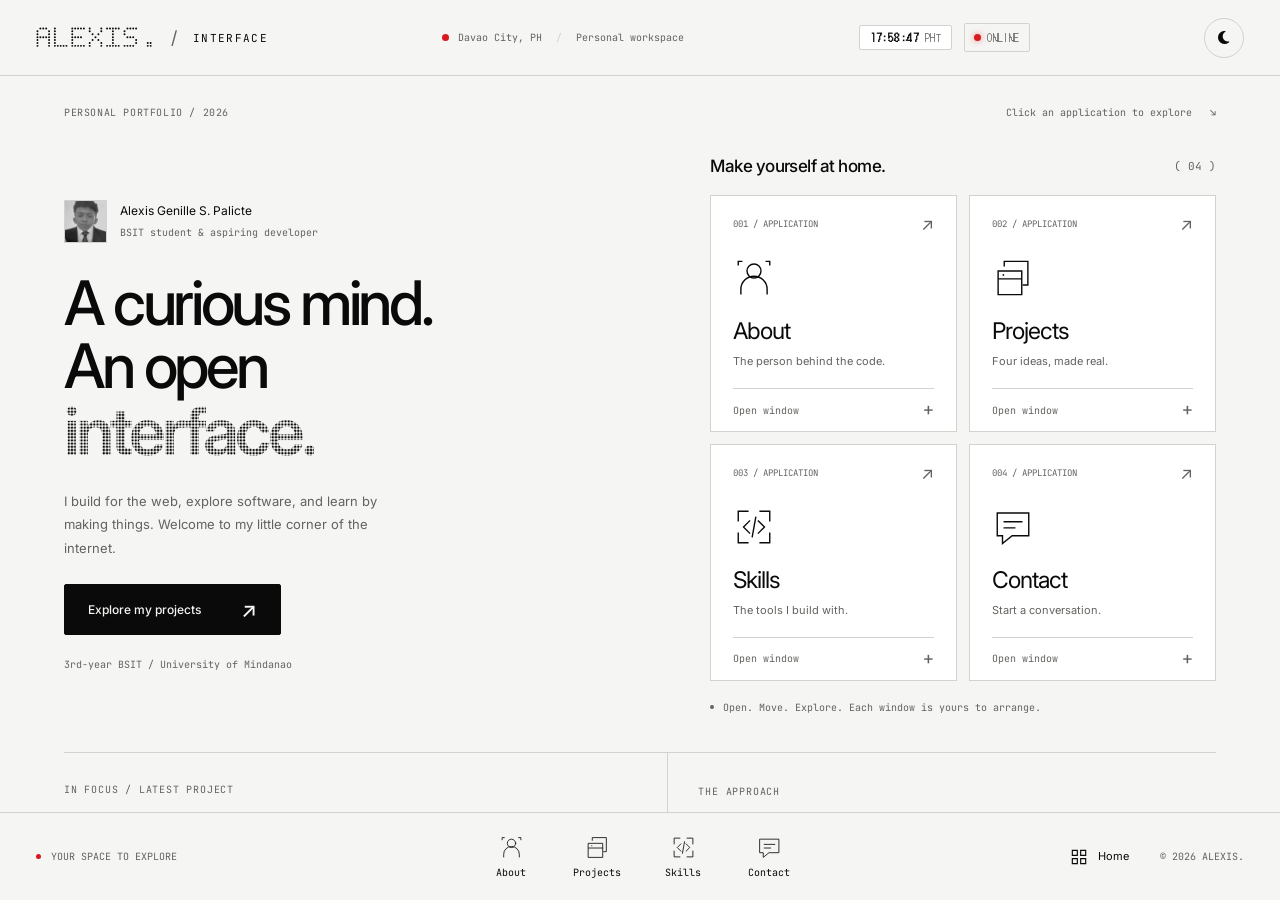
<file: index.html>
<!DOCTYPE html>
<html lang="en">
<head>
  <meta charset="UTF-8">
  <meta name="viewport" content="width=device-width, initial-scale=1.0">

  <!-- SEO Meta Tags -->
  <title>Alexis / Interface — Developer Portfolio</title>
  <meta name="description" content="Portfolio of Alexis Genille S. Palicte, 3rd-Year BSIT Student at the University of Mindanao and aspiring web developer. Building functional and user-friendly digital solutions.">
  <meta name="keywords" content="Alexis Genille Palicte, BSIT, University of Mindanao, Web Developer, Portfolio, Student">
  <meta name="author" content="Alexis Genille S. Palicte">

  <!-- Open Graph -->
  <meta property="og:title" content="Alexis / Interface — Developer Portfolio">
  <meta property="og:description" content="3rd-Year BSIT Student at the University of Mindanao. Building functional & user-friendly digital solutions.">
  <meta property="og:type" content="website">
  <meta property="og:image" content="2x2.jpg">
  <meta property="og:url" content="index.html">

  <!-- Twitter Card -->
  <meta name="twitter:card" content="summary">
  <meta name="twitter:title" content="Alexis / Interface — Developer Portfolio">
  <meta name="twitter:description" content="3rd-Year BSIT Student at the University of Mindanao.">
  <meta name="twitter:image" content="2x2.jpg">

  <!-- Google Fonts: JetBrains Mono / Inter / DotGothic16 -->
  <link rel="preconnect" href="https://fonts.googleapis.com">
  <link rel="preconnect" href="https://fonts.gstatic.com" crossorigin>
  <link href="https://fonts.googleapis.com/css2?family=DotGothic16&family=JetBrains+Mono:wght@400;500;600;700;800&family=Inter:wght@400;500;600;700;800&display=swap" rel="stylesheet">

  <!-- Font Awesome 6 (Free) -->
  <link rel="stylesheet" href="https://cdnjs.cloudflare.com/ajax/libs/font-awesome/6.5.2/css/all.min.css">

  <!-- Personal wordmark favicon -->
  <link rel="icon" href="assets/favicon.svg" type="image/svg+xml">

  <!-- Theme-color meta (read by browsers for UI tinting) -->
  <meta name="theme-color" content="#f5f5f3" id="metaThemeColor">

  <!-- Anti-FOUC: apply saved theme before page renders -->
  <script>
    (function () {
      var theme = 'light';
      try { var saved = localStorage.getItem('theme'); if (saved === 'dark' || saved === 'light') theme = saved; } catch (e) {}
      document.documentElement.setAttribute('data-theme', theme);
      document.getElementById('metaThemeColor').setAttribute('content', theme === 'dark' ? '#0a0a0a' : '#f5f5f3');
    })();
  </script>

  <!-- Main Stylesheet -->
  <link rel="stylesheet" href="style.css?v=20261020">
  <link rel="stylesheet" href="interface.css?v=20261020-popups">
</head>

<body class="interface-page">
  <button type="button" class="skip-link" data-focus-workspace>Skip to main content</button>
  <header class="interface-header">
    <div class="interface-brand"><button type="button" class="nav-logo" data-interface-home aria-label="Alexis — Home"><svg class="wordmark" viewBox="0 0 41 7" aria-hidden="true" focusable="false" fill="currentColor"><circle cx="1.5" cy="0.5" r=".34"/><circle cx="2.5" cy="0.5" r=".34"/><circle cx="3.5" cy="0.5" r=".34"/><circle cx="0.5" cy="1.5" r=".34"/><circle cx="4.5" cy="1.5" r=".34"/><circle cx="0.5" cy="2.5" r=".34"/><circle cx="4.5" cy="2.5" r=".34"/><circle cx="0.5" cy="3.5" r=".34"/><circle cx="1.5" cy="3.5" r=".34"/><circle cx="2.5" cy="3.5" r=".34"/><circle cx="3.5" cy="3.5" r=".34"/><circle cx="4.5" cy="3.5" r=".34"/><circle cx="0.5" cy="4.5" r=".34"/><circle cx="4.5" cy="4.5" r=".34"/><circle cx="0.5" cy="5.5" r=".34"/><circle cx="4.5" cy="5.5" r=".34"/><circle cx="0.5" cy="6.5" r=".34"/><circle cx="4.5" cy="6.5" r=".34"/><circle cx="6.5" cy="0.5" r=".34"/><circle cx="6.5" cy="1.5" r=".34"/><circle cx="6.5" cy="2.5" r=".34"/><circle cx="6.5" cy="3.5" r=".34"/><circle cx="6.5" cy="4.5" r=".34"/><circle cx="6.5" cy="5.5" r=".34"/><circle cx="6.5" cy="6.5" r=".34"/><circle cx="7.5" cy="6.5" r=".34"/><circle cx="8.5" cy="6.5" r=".34"/><circle cx="9.5" cy="6.5" r=".34"/><circle cx="10.5" cy="6.5" r=".34"/><circle cx="12.5" cy="0.5" r=".34"/><circle cx="13.5" cy="0.5" r=".34"/><circle cx="14.5" cy="0.5" r=".34"/><circle cx="15.5" cy="0.5" r=".34"/><circle cx="16.5" cy="0.5" r=".34"/><circle cx="12.5" cy="1.5" r=".34"/><circle cx="12.5" cy="2.5" r=".34"/><circle cx="12.5" cy="3.5" r=".34"/><circle cx="13.5" cy="3.5" r=".34"/><circle cx="14.5" cy="3.5" r=".34"/><circle cx="15.5" cy="3.5" r=".34"/><circle cx="12.5" cy="4.5" r=".34"/><circle cx="12.5" cy="5.5" r=".34"/><circle cx="12.5" cy="6.5" r=".34"/><circle cx="13.5" cy="6.5" r=".34"/><circle cx="14.5" cy="6.5" r=".34"/><circle cx="15.5" cy="6.5" r=".34"/><circle cx="16.5" cy="6.5" r=".34"/><circle cx="18.5" cy="0.5" r=".34"/><circle cx="22.5" cy="0.5" r=".34"/><circle cx="18.5" cy="1.5" r=".34"/><circle cx="22.5" cy="1.5" r=".34"/><circle cx="19.5" cy="2.5" r=".34"/><circle cx="21.5" cy="2.5" r=".34"/><circle cx="20.5" cy="3.5" r=".34"/><circle cx="19.5" cy="4.5" r=".34"/><circle cx="21.5" cy="4.5" r=".34"/><circle cx="18.5" cy="5.5" r=".34"/><circle cx="22.5" cy="5.5" r=".34"/><circle cx="18.5" cy="6.5" r=".34"/><circle cx="22.5" cy="6.5" r=".34"/><circle cx="24.5" cy="0.5" r=".34"/><circle cx="25.5" cy="0.5" r=".34"/><circle cx="26.5" cy="0.5" r=".34"/><circle cx="27.5" cy="0.5" r=".34"/><circle cx="28.5" cy="0.5" r=".34"/><circle cx="26.5" cy="1.5" r=".34"/><circle cx="26.5" cy="2.5" r=".34"/><circle cx="26.5" cy="3.5" r=".34"/><circle cx="26.5" cy="4.5" r=".34"/><circle cx="26.5" cy="5.5" r=".34"/><circle cx="24.5" cy="6.5" r=".34"/><circle cx="25.5" cy="6.5" r=".34"/><circle cx="26.5" cy="6.5" r=".34"/><circle cx="27.5" cy="6.5" r=".34"/><circle cx="28.5" cy="6.5" r=".34"/><circle cx="31.5" cy="0.5" r=".34"/><circle cx="32.5" cy="0.5" r=".34"/><circle cx="33.5" cy="0.5" r=".34"/><circle cx="34.5" cy="0.5" r=".34"/><circle cx="30.5" cy="1.5" r=".34"/><circle cx="30.5" cy="2.5" r=".34"/><circle cx="31.5" cy="3.5" r=".34"/><circle cx="32.5" cy="3.5" r=".34"/><circle cx="33.5" cy="3.5" r=".34"/><circle cx="34.5" cy="4.5" r=".34"/><circle cx="34.5" cy="5.5" r=".34"/><circle cx="30.5" cy="6.5" r=".34"/><circle cx="31.5" cy="6.5" r=".34"/><circle cx="32.5" cy="6.5" r=".34"/><circle cx="33.5" cy="6.5" r=".34"/><circle cx="38.5" cy="5.5" r=".34"/><circle cx="39.5" cy="5.5" r=".34"/><circle cx="38.5" cy="6.5" r=".34"/><circle cx="39.5" cy="6.5" r=".34"/></svg></button><span class="interface-brand__divider" aria-hidden="true">/</span><span class="interface-brand__name">INTERFACE</span></div>
    <div class="interface-location"><span class="signal-dot" aria-hidden="true"></span>Davao City, PH <span class="interface-location__separator">/</span> Personal workspace</div>
    <div class="interface-status" aria-label="System status">
      <div class="interface-clock" id="liveClock" aria-label="System clock">
        <span class="clock-time font-dot">00:00:00</span>
        <span class="clock-zone font-dot">PHT</span>
      </div>
      <div class="status-badge"><span class="signal-dot signal-dot--active" aria-hidden="true"></span><span class="font-dot">ONLINE</span></div>
    </div>
    <nav class="interface-navigation" aria-label="Portfolio navigation">
      <button class="theme-toggle" id="themeToggle" type="button" aria-label="Switch to dark mode" title="Change theme"><i class="fa-solid fa-moon" aria-hidden="true"></i></button>
    </nav>
  </header>

  <main class="interface-workspace" id="main" tabindex="-1">
    <div class="interface-home" id="interfaceHome">
      <div class="workspace-meta"><span>PERSONAL PORTFOLIO / 2026</span><span class="workspace-hint">Click an application to explore <span aria-hidden="true">↘</span></span></div>
      <div class="workspace-grid">
        <section class="workspace-intro" aria-labelledby="interfaceTitle">
          <div class="profile-chip"><img src="2x2.jpg" width="720" height="720" alt="" fetchpriority="high"><div><p>Alexis Genille S. Palicte</p><span>BSIT student &amp; aspiring developer</span></div></div>
          <h1 id="interfaceTitle">A curious mind.<br>An open<br><span class="dot-text">interface.</span></h1>
          <p class="workspace-description">I build for the web, explore software, and learn by making things. Welcome to my little corner of the internet.</p>
          <button type="button" data-open-app="projects" class="btn btn--primary">Explore my projects <span aria-hidden="true">↗</span></button>
          <p class="workspace-education">3rd-year BSIT / University of Mindanao</p>
        </section>
        <section class="application-launcher" aria-labelledby="launcherTitle">
          <div class="launcher-heading"><h2 id="launcherTitle">Make yourself at home.</h2><span>( 04 )</span></div>
          <nav class="app-grid" aria-label="Portfolio applications"><button type="button" class="app-tile" data-open-app="about">
  <span class="app-tile__top"><span>001 / APPLICATION</span><span class="app-tile__arrow" aria-hidden="true">↗</span></span>
  <svg viewBox="0 0 48 48" class="app-icon" fill="none" stroke="currentColor" stroke-width="1.6" stroke-linecap="square" stroke-linejoin="miter" aria-hidden="true"><circle cx="24" cy="16" r="8"/><path d="M9 42v-5a15 15 0 0 1 30 0v5M6 9V5h4M38 5h4v4"/></svg><span class="app-tile__name">About</span><span class="app-tile__description">The person behind the code.</span>
  <span class="app-tile__state">Open window <span aria-hidden="true">+</span></span>
</button>
<button type="button" class="app-tile" data-open-app="projects">
  <span class="app-tile__top"><span>002 / APPLICATION</span><span class="app-tile__arrow" aria-hidden="true">↗</span></span>
  <svg viewBox="0 0 48 48" class="app-icon" fill="none" stroke="currentColor" stroke-width="1.6" stroke-linecap="square" stroke-linejoin="miter" aria-hidden="true"><path d="M7 16h27v27H7zM14 10V5h27v27h-5M7 25h27"/><circle cx="13" cy="20.5" r="1" fill="currentColor" stroke="none"/></svg><span class="app-tile__name">Projects</span><span class="app-tile__description">Four ideas, made real.</span>
  <span class="app-tile__state">Open window <span aria-hidden="true">+</span></span>
</button>
<button type="button" class="app-tile" data-open-app="skills">
  <span class="app-tile__top"><span>003 / APPLICATION</span><span class="app-tile__arrow" aria-hidden="true">↗</span></span>
  <svg viewBox="0 0 48 48" class="app-icon" fill="none" stroke="currentColor" stroke-width="1.6" stroke-linecap="square" stroke-linejoin="miter" aria-hidden="true"><path d="M6 17V6h11M31 6h11v11M42 31v11H31M17 42H6V31"/><path d="m19 17-7 7 7 7m10-14 7 7-7 7M26 13l-4 22"/></svg><span class="app-tile__name">Skills</span><span class="app-tile__description">The tools I build with.</span>
  <span class="app-tile__state">Open window <span aria-hidden="true">+</span></span>
</button>
<button type="button" class="app-tile" data-open-app="contact">
  <span class="app-tile__top"><span>004 / APPLICATION</span><span class="app-tile__arrow" aria-hidden="true">↗</span></span>
  <svg viewBox="0 0 48 48" class="app-icon" fill="none" stroke="currentColor" stroke-width="1.6" stroke-linecap="square" stroke-linejoin="miter" aria-hidden="true"><path d="M6 8h36v26H23L12 43v-9H6zM14 18h20M14 25h12"/></svg><span class="app-tile__name">Contact</span><span class="app-tile__description">Start a conversation.</span>
  <span class="app-tile__state">Open window <span aria-hidden="true">+</span></span>
</button></nav>
          <p class="launcher-help"><span class="signal-dot" aria-hidden="true"></span><span class="desktop-help">Open. Move. Explore. Each window is yours to arrange.</span><span class="mobile-help">Tap an app to explore. Return here whenever you like.</span></p>
        </section>
      </div>
      <div class="workspace-notes">
        <button type="button" class="workspace-latest" data-open-app="projects" data-project="0"><span class="micro-label">IN FOCUS / LATEST PROJECT</span><strong>Veritas Core</strong><span>College demo <span aria-hidden="true">↗</span></span></button>
        <div class="workspace-principle"><span class="micro-label">THE APPROACH</span><p>Thoughtful code.<br>Useful experiences.</p><svg viewBox="0 0 80 40" fill="currentColor" aria-hidden="true"><circle cx="8" cy="8" r="3"/><circle cx="24" cy="8" r="3"/><circle cx="40" cy="8" r="3"/><circle cx="56" cy="8" r="3"/><circle cx="72" cy="8" r="3"/><circle cx="8" cy="24" r="3"/><circle cx="24" cy="24" r="3"/><circle cx="40" cy="24" r="3"/><circle cx="56" cy="24" r="3"/><circle cx="72" cy="24" r="3"/></svg></div>
      </div>
      <div class="workspace-telemetry" aria-label="System telemetry">
        <span><span class="signal-dot signal-dot--active" aria-hidden="true"></span>NOTHING OS INSPIRED INTERFACE // SINGLE-PAGE ONLY</span>
        <span>LOCATION // 07.07° N, 125.61° E // DAVAO CITY, PH</span>
        <span>BUILD // HTML5 • CSS3 • JAVASCRIPT • ZERO RUNTIME DEPENDENCIES</span>
      </div>
      <noscript><p class="no-script-note">Enable JavaScript to explore About, Projects, Skills, and Contact in this interface.</p></noscript>
    </div>
    <div class="window-layer" id="windowLayer" aria-label="Open portfolio windows"></div>

    <!-- Embedded Single-Page Portfolio Templates -->
    <template id="template-about">
      <div class="about-bio">
        <div class="about-bio__text">
          <p class="micro-label">001 / PROFILE SPECIFICATION</p>
          <h2>Hi, I'm <span>Alexis Genille S. Palicte</span></h2>
          <p class="about-bio__lead"><strong>3rd-Year BSIT Student | Aspiring Web Developer</strong></p>
          <p>I'm a 3rd-year Bachelor of Science in Information Technology (BSIT) student at the University of Mindanao in Davao City, Philippines, with a growing passion for web development, software development, and technology.</p>
          <p>I enjoy transforming ideas into functional, efficient, and user-friendly digital solutions. Through academic projects and hands-on experience, I've been developing my skills in programming, system development, database management, and interface design.</p>
          <p>I'm constantly exploring new technologies, improving my problem-solving abilities, and challenging myself to build better applications. I believe that great software should not only work well but also provide meaningful experiences for its users.</p>
          <p>As an aspiring developer, my goal is to continue growing, gain real-world experience, collaborate on meaningful projects, and create innovative solutions that make everyday tasks easier for people and businesses.</p>
          <div class="cta-btns">
            <button type="button" data-open-app="projects" class="btn btn--primary">See my projects <span aria-hidden="true">↗</span></button>
            <a href="https://www.linkedin.com/in/alexis-genille-palicte-8194b232a" target="_blank" rel="noopener noreferrer" class="btn btn--outline">Connect on LinkedIn <span aria-hidden="true">↗</span></a>
          </div>
        </div>
        <div class="about-bio__img-wrap">
          <img src="2x2.jpg" alt="Profile photo of Alexis Genille S. Palicte" class="about-bio__img" width="720" height="720" loading="eager">
          <p class="about-photo-caption">Alexis Palicte <span>Student &amp; developer</span></p>
        </div>
      </div>
      <div class="info-cards">
        <article class="info-card">
          <span class="info-card__num font-dot">01</span>
          <h3>Education</h3>
          <p>BS Information Technology, 3rd Year</p>
        </article>
        <article class="info-card">
          <span class="info-card__num font-dot">02</span>
          <h3>University</h3>
          <p>University of Mindanao</p>
        </article>
        <article class="info-card">
          <span class="info-card__num font-dot">03</span>
          <h3>Location</h3>
          <p>Davao City, Philippines</p>
        </article>
      </div>
    </template>

    <template id="template-projects">
      <div class="projects-grid">
        <article class="project-card project-card--veritas" id="veritas-core">
          <div class="project-card__cover" aria-hidden="true"><span>VERITAS<br><strong>CORE</strong></span><span class="project-card__cover-caption">01 / Web application<br>College demo</span></div>
          <div class="project-card__body">
            <p class="project-card__eyebrow">01 / Latest project</p>
            <h3><a href="https://veritas-core-college-demo.onrender.com/" target="_blank" rel="noopener noreferrer">Veritas Core &mdash; College Demo <span aria-hidden="true">↗</span></a></h3>
            <p>My latest web project: Veritas Core. Explore the college demo through the hosted application.</p>
            <div class="project-tags"><span class="project-tag">Web Application</span><span class="project-tag project-tag--accent">College Demo</span></div>
            <a class="project-card__link" href="https://veritas-core-college-demo.onrender.com/" target="_blank" rel="noopener noreferrer">Live Demo <span aria-hidden="true">↗</span></a>
          </div>
        </article>

        <article class="project-card project-card--featured" id="dormihub">
          <figure class="project-preview"><img src="Screenshot 2026-08-04 190849.png" alt="Screenshot of the DormiHub Dormitory Management System interface" class="project-card__img" width="1910" height="860" loading="eager"></figure>
          <div class="project-card__body">
            <p class="project-card__eyebrow">02 / Featured project</p>
            <h3><a href="https://dormihub.onrender.com/" target="_blank" rel="noopener noreferrer">DormiHub – Dormitory Management System <span aria-hidden="true">↗</span></a></h3>
            <p>A Laravel platform for dormitory room tracking, resident applications, and maintenance requests. Role-based dashboards give admins, staff, and residents the tools they need, from managing rooms and pricing to browsing availability.</p>
            <div class="project-tags">
              <span class="project-tag">Laravel</span>
              <span class="project-tag">Full-Stack</span>
              <span class="project-tag">MySQL</span>
              <span class="project-tag">MVC</span>
            </div>
            <a class="project-card__link" href="https://dormihub.onrender.com/" target="_blank" rel="noopener noreferrer" aria-label="DormiHub live demo (opens in a new tab)">Live Demo <span aria-hidden="true">↗</span></a>
          </div>
        </article>

        <article class="project-card" id="pos-system">
          <div class="project-card__icon" aria-hidden="true"><span>03 / Desktop software</span><strong class="dot-text font-dot">POS.</strong><span>Python × PyQt</span></div>
          <div class="project-card__body">
            <p class="project-card__eyebrow">03 / Academic System</p>
            <h3>POS Computer Parts and Services System</h3>
            <p>A comprehensive Point of Sale system built with Python and PyQt for managing computer hardware inventory, sales transactions, customer data, and service tracking with real-time reporting capabilities.</p>
            <div class="project-tags">
              <span class="project-tag">Python</span>
              <span class="project-tag">PyQt</span>
              <span class="project-tag">MySQL</span>
              <span class="project-tag">Inventory</span>
            </div>
          </div>
        </article>

        <article class="project-card" id="portfolio-website">
          <div class="project-card__icon" aria-hidden="true"><span>04 / Single-Page System</span><strong class="dot-text font-dot">ALEXIS.</strong><span>HTML / CSS / JavaScript</span></div>
          <div class="project-card__body">
            <p class="project-card__eyebrow">04 / Portfolio System</p>
            <h3>Personal Portfolio Website</h3>
            <p>A modern, responsive single-page personal portfolio website inspired by Nothing OS, built with HTML, CSS, and JavaScript. Features a window management system with drag, minimize, maximize, and responsive mobile overlay.</p>
            <div class="project-tags">
              <span class="project-tag">HTML</span>
              <span class="project-tag">CSS</span>
              <span class="project-tag">JavaScript</span>
              <span class="project-tag project-tag--accent">Nothing OS</span>
            </div>
          </div>
        </article>
      </div>
    </template>

    <template id="template-skills">
      <div class="skills-grid">
        <article class="skill-card">
          <div class="skill-card__top">
            <span class="skill-card__version font-dot">Web applications</span>
          </div>
          <h3>Laravel</h3>
          <p>Building web applications with MVC architecture, database integration, and authentication.</p>
        </article>

        <article class="skill-card">
          <div class="skill-card__top">
            <span class="skill-card__version font-dot">Cross-platform</span>
          </div>
          <h3>Flutter / Dart</h3>
          <p>Creating cross-platform applications with Dart and reusable UI widgets.</p>
        </article>

        <article class="skill-card">
          <div class="skill-card__top">
            <span class="skill-card__version font-dot">Structure</span>
          </div>
          <h3>HTML</h3>
          <p>Building semantic, accessible, and well-structured web pages.</p>
        </article>

        <article class="skill-card">
          <div class="skill-card__top">
            <span class="skill-card__version font-dot">Design</span>
          </div>
          <h3>CSS</h3>
          <p>Creating responsive layouts and modern, clean visual designs.</p>
        </article>

        <article class="skill-card">
          <div class="skill-card__top">
            <span class="skill-card__version font-dot">Applications</span>
          </div>
          <h3>Java</h3>
          <p>Object-oriented programming and building desktop applications.</p>
        </article>

        <article class="skill-card">
          <div class="skill-card__top">
            <span class="skill-card__version font-dot">Foundations</span>
          </div>
          <h3>Networking</h3>
          <p>Understanding network fundamentals, configuration, and security basics.</p>
        </article>

        <article class="skill-card">
          <div class="skill-card__top">
            <span class="skill-card__version font-dot">Desktop &amp; scripting</span>
          </div>
          <h3>Python / PyQt</h3>
          <p>Developing applications and scripting with Python and PyQt.</p>
        </article>
      </div>
    </template>

    <template id="template-contact">
      <div class="contact-grid">
        <p class="micro-label">004 / TRANSMISSION CHANNELS</p>
        <h2>Good things start<br>with a <span class="dot-text font-dot">conversation.</span></h2>
        <div>
          <p>Have a project in mind, something to share, or a new idea to explore? Let's talk.</p>
          <a href="https://www.linkedin.com/in/alexis-genille-palicte-8194b232a" target="_blank" rel="noopener noreferrer" class="btn btn--primary">Connect on LinkedIn <span aria-hidden="true">↗</span></a>
        </div>
      </div>
      <div class="contact-links">
        <span>Direct channels</span>
        <a href="https://github.com/Alexis20050" target="_blank" rel="noopener noreferrer">GitHub ↗</a>
        <a href="https://www.facebook.com/kyrie.strong.3" target="_blank" rel="noopener noreferrer">Facebook ↗</a>
        <a href="mailto:a.palicte.558276@umindanao.edu.ph">Email ↗</a>
      </div>
    </template>
  </main>

  <footer class="interface-dock" id="interfaceDock">
    <div class="dock-status"><span class="signal-dot" aria-hidden="true"></span><span id="windowCount">YOUR SPACE TO EXPLORE</span></div>
    <nav class="dock-apps" aria-label="Application launcher"><button type="button" class="dock-app" data-open-app="about" aria-label="Open About"><svg viewBox="0 0 48 48" class="app-icon" fill="none" stroke="currentColor" stroke-width="1.6" stroke-linecap="square" stroke-linejoin="miter" aria-hidden="true"><circle cx="24" cy="16" r="8"/><path d="M9 42v-5a15 15 0 0 1 30 0v5M6 9V5h4M38 5h4v4"/></svg><span>About</span><span class="dock-indicator" aria-hidden="true"></span></button>
<button type="button" class="dock-app" data-open-app="projects" aria-label="Open Projects"><svg viewBox="0 0 48 48" class="app-icon" fill="none" stroke="currentColor" stroke-width="1.6" stroke-linecap="square" stroke-linejoin="miter" aria-hidden="true"><path d="M7 16h27v27H7zM14 10V5h27v27h-5M7 25h27"/><circle cx="13" cy="20.5" r="1" fill="currentColor" stroke="none"/></svg><span>Projects</span><span class="dock-indicator" aria-hidden="true"></span></button>
<button type="button" class="dock-app" data-open-app="skills" aria-label="Open Skills"><svg viewBox="0 0 48 48" class="app-icon" fill="none" stroke="currentColor" stroke-width="1.6" stroke-linecap="square" stroke-linejoin="miter" aria-hidden="true"><path d="M6 17V6h11M31 6h11v11M42 31v11H31M17 42H6V31"/><path d="m19 17-7 7 7 7m10-14 7 7-7 7M26 13l-4 22"/></svg><span>Skills</span><span class="dock-indicator" aria-hidden="true"></span></button>
<button type="button" class="dock-app" data-open-app="contact" aria-label="Open Contact"><svg viewBox="0 0 48 48" class="app-icon" fill="none" stroke="currentColor" stroke-width="1.6" stroke-linecap="square" stroke-linejoin="miter" aria-hidden="true"><path d="M6 8h36v26H23L12 43v-9H6zM14 18h20M14 25h12"/></svg><span>Contact</span><span class="dock-indicator" aria-hidden="true"></span></button></nav>
    <div class="dock-tools"><button type="button" id="showHome" data-interface-home class="home-control" hidden aria-label="Minimize all windows and show home"><svg viewBox="0 0 24 24" fill="none" stroke="currentColor" stroke-width="1.4" aria-hidden="true"><path d="M4 4h6v6H4zm10 0h6v6h-6zM4 14h6v6H4zm10 0h6v6h-6z"/></svg><span>Home</span></button><span class="dock-copyright">© 2026 ALEXIS.</span></div>
  </footer>
  <p id="interfaceStatus" class="sr-only" role="status" aria-live="polite" aria-atomic="true"></p>
  <script src="script.js?v=20261020"></script>
  <script src="interface.js?v=20261020-popups"></script>
</body>
</html>
</file>
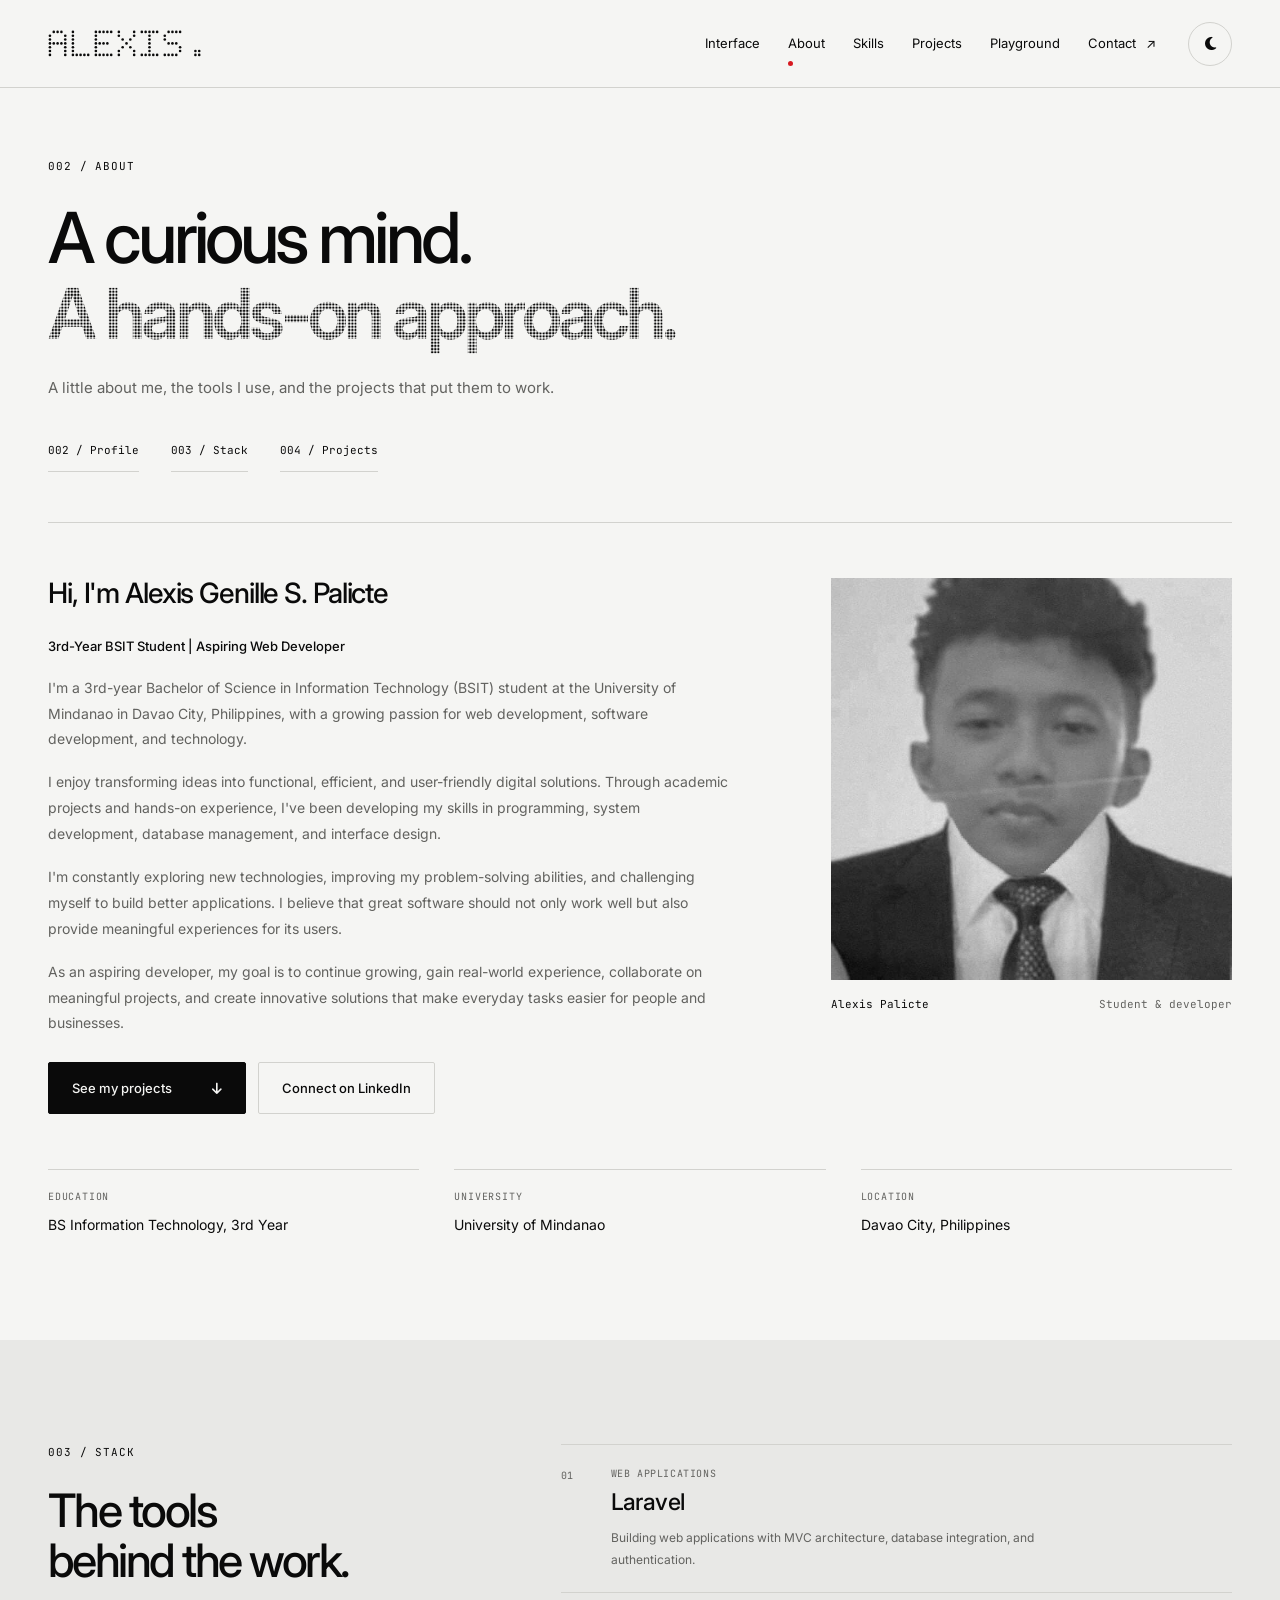
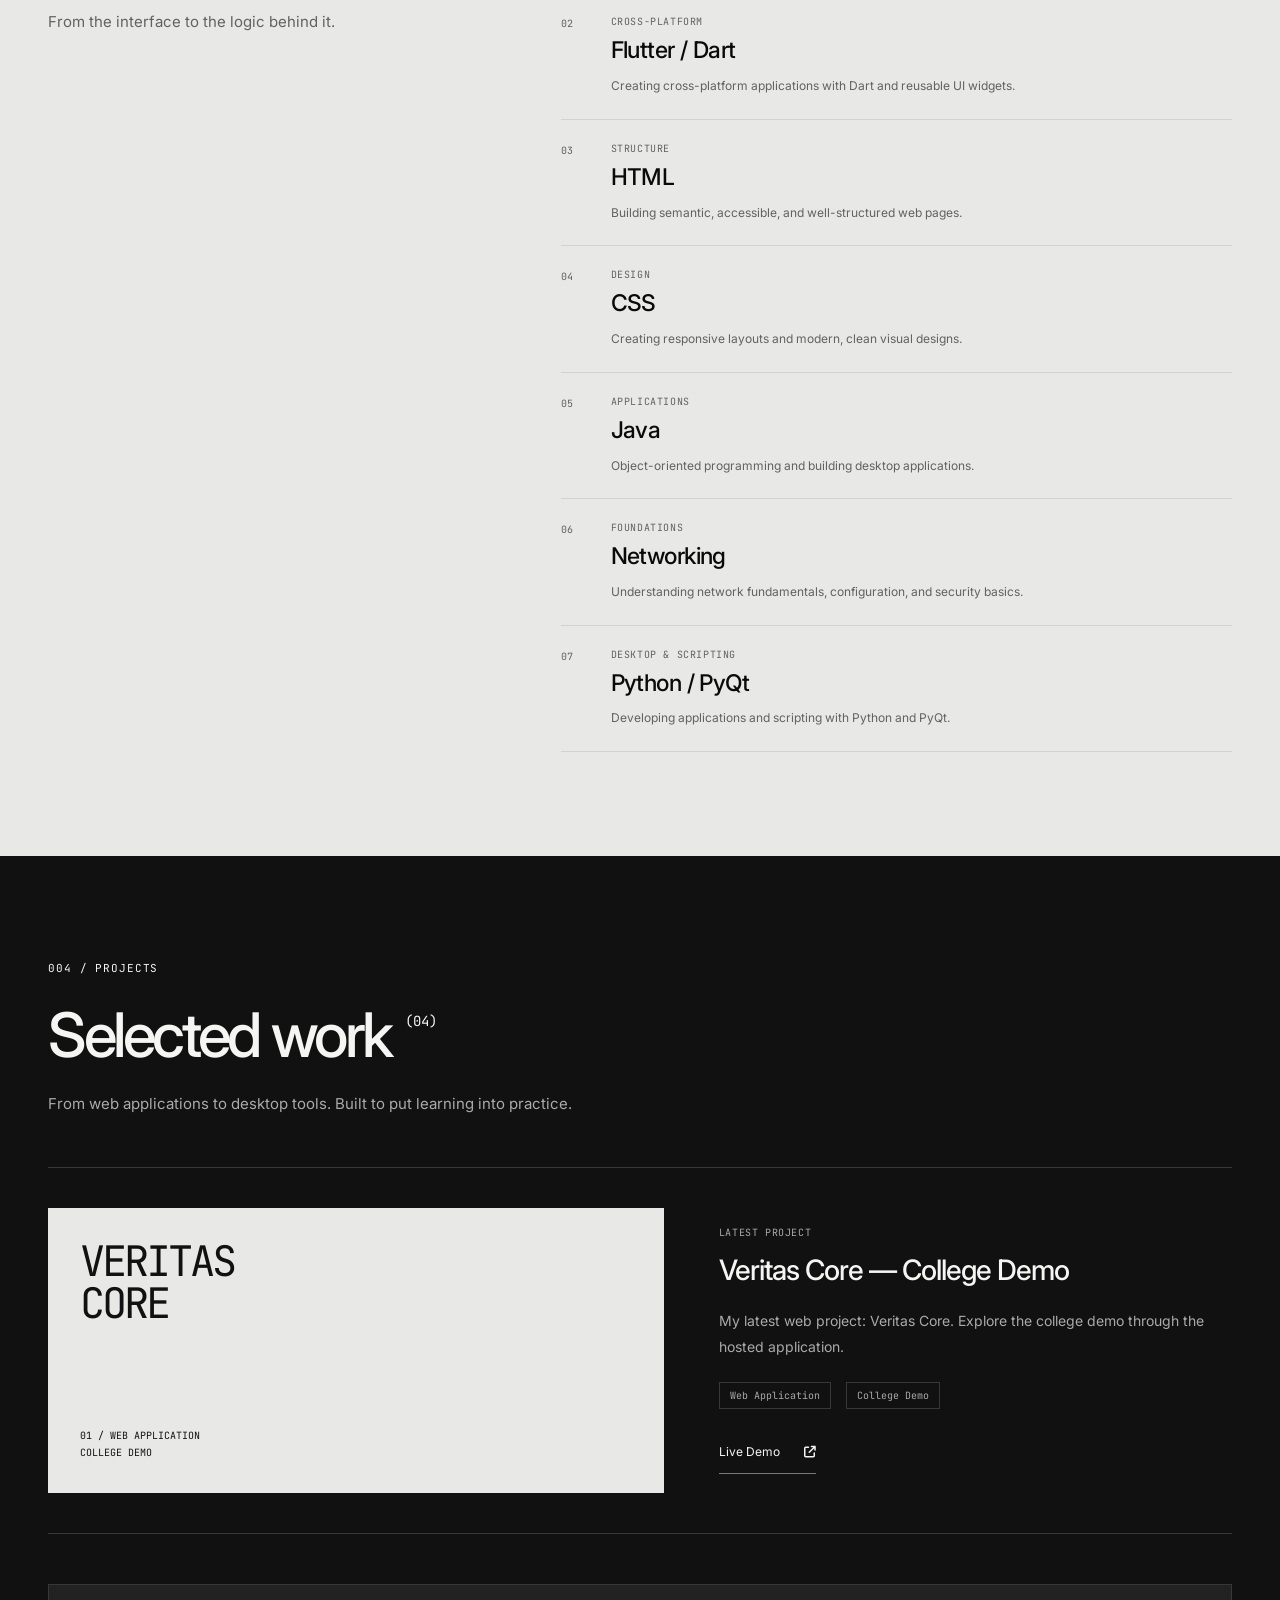
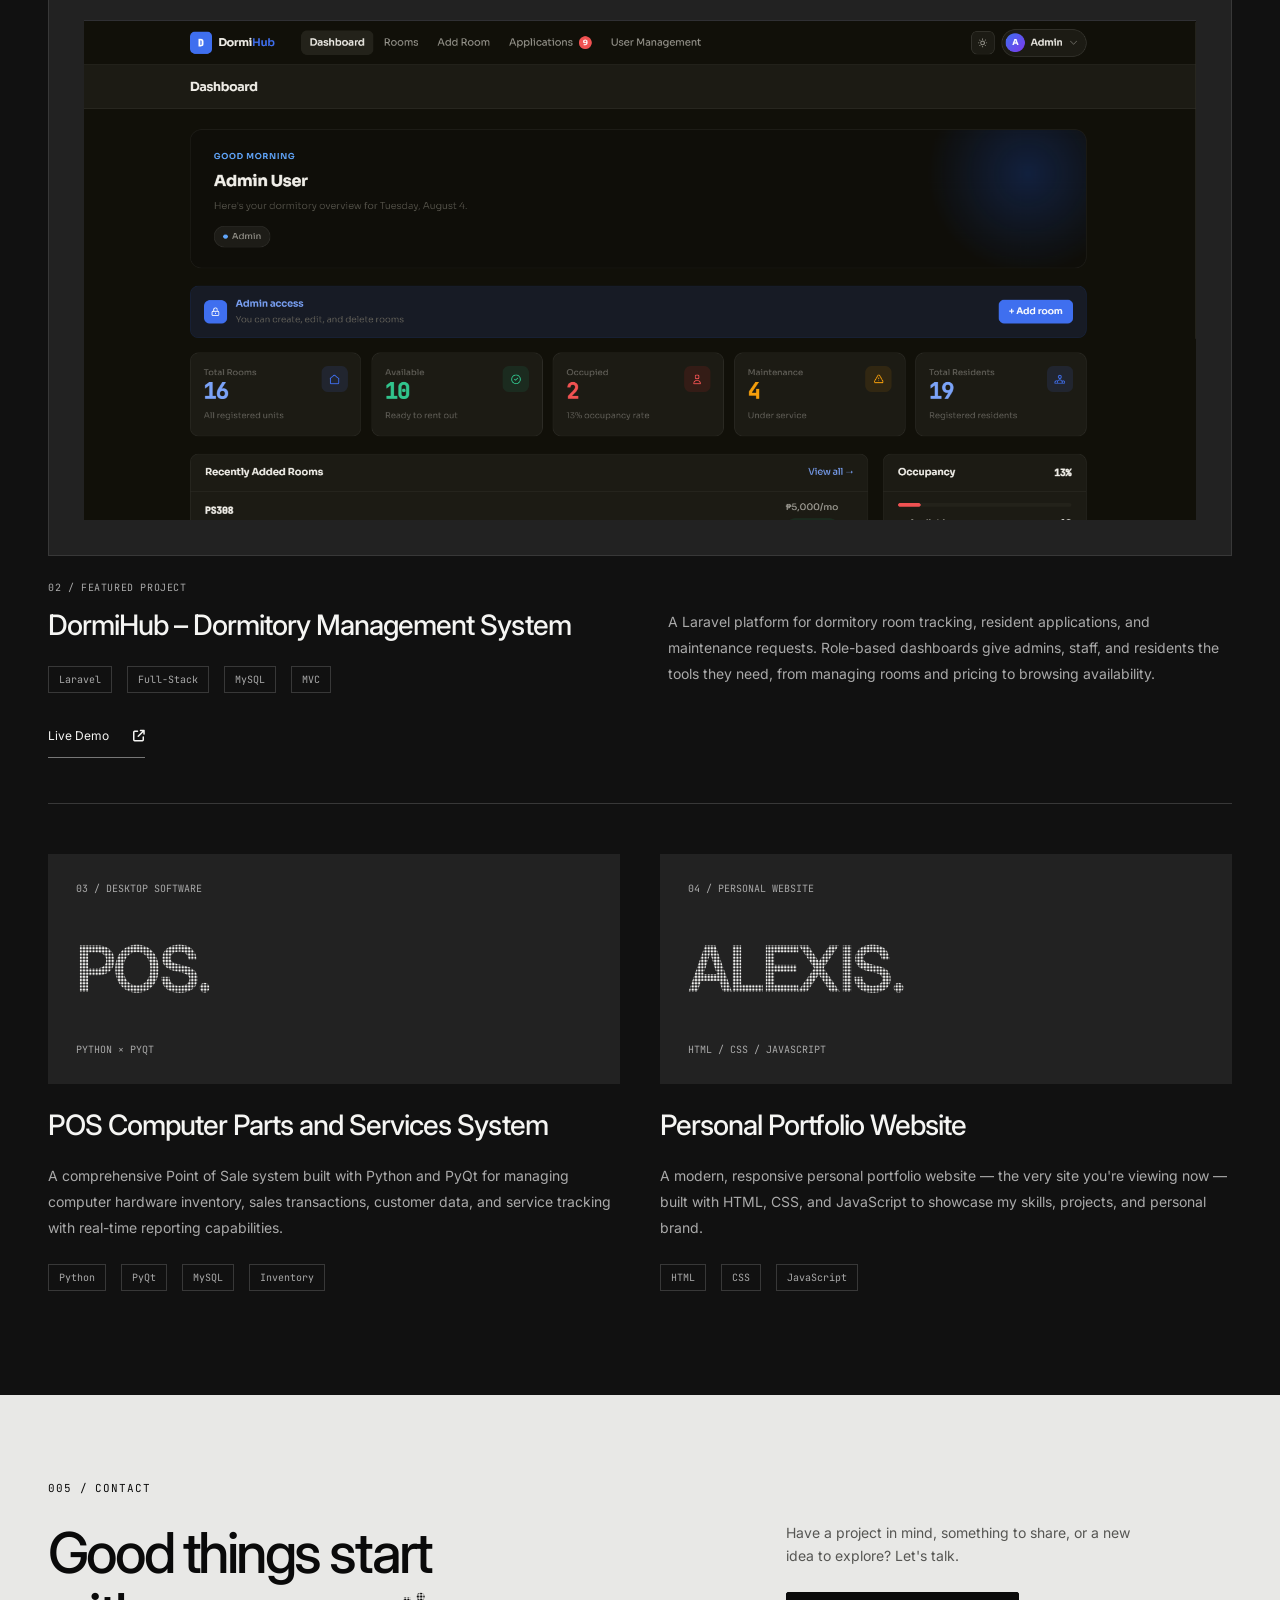
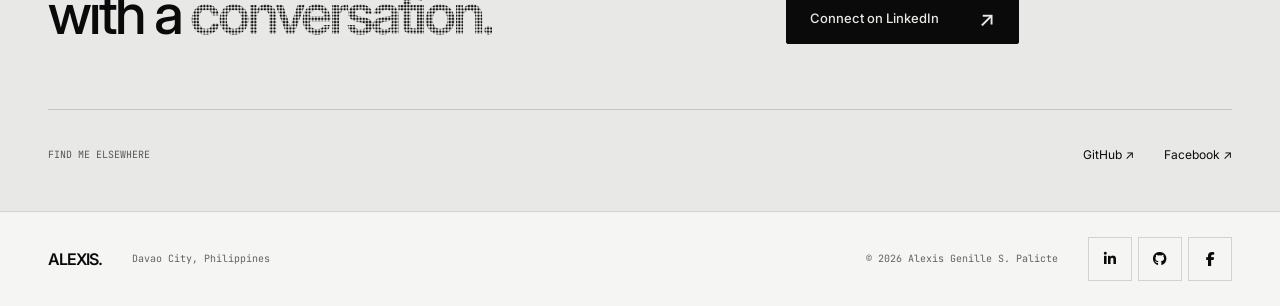
<file: about.html>
<!DOCTYPE html>
<html lang="en">
<head>
  <meta charset="UTF-8">
  <meta name="viewport" content="width=device-width, initial-scale=1.0">

  <!-- SEO Meta Tags -->
  <title>About Me | Alexis Genille S. Palicte</title>
  <meta name="description" content="Learn more about Alexis Genille S. Palicte — a 3rd-Year BSIT student at the University of Mindanao, his skills, education, and projects including Veritas Core, DormiHub (Dormitory Management System) and a POS Computer Parts and Services System built with Python PyQt.">
  <meta name="keywords" content="About Alexis Palicte, BSIT Portfolio, Skills, Projects, DormiHub, POS System, University of Mindanao">
  <meta name="author" content="Alexis Genille S. Palicte">

  <!-- Open Graph -->
  <meta property="og:title" content="About Me | Alexis Genille S. Palicte">
  <meta property="og:description" content="3rd-Year BSIT Student at the University of Mindanao. Skills, education, and projects.">
  <meta property="og:type" content="website">
  <meta property="og:image" content="2x2.jpg">
  <meta property="og:url" content="about.html">

  <!-- Twitter Card -->
  <meta name="twitter:card" content="summary">
  <meta name="twitter:title" content="About Me | Alexis Genille S. Palicte">
  <meta name="twitter:description" content="3rd-Year BSIT Student at the University of Mindanao.">
  <meta name="twitter:image" content="2x2.jpg">

  <!-- Google Fonts: JetBrains Mono / Inter -->
  <link rel="preconnect" href="https://fonts.googleapis.com">
  <link rel="preconnect" href="https://fonts.gstatic.com" crossorigin>
  <link href="https://fonts.googleapis.com/css2?family=JetBrains+Mono:wght@400;500;600;700;800&family=Inter:wght@400;500;600;700;800&display=swap" rel="stylesheet">

  <!-- Font Awesome 6 (Free) -->
  <link rel="stylesheet" href="https://cdnjs.cloudflare.com/ajax/libs/font-awesome/6.5.2/css/all.min.css">

  <!-- Personal wordmark favicon -->
  <link rel="icon" href="assets/favicon.svg" type="image/svg+xml">

  <!-- Theme-color meta (read by browsers for UI tinting) -->
  <meta name="theme-color" content="#f5f5f3" id="metaThemeColor">

  <!-- Anti-FOUC: apply saved theme before page renders -->
  <script>
    (function () {
      var theme = 'light';
      try { var saved = localStorage.getItem('theme'); if (saved === 'dark' || saved === 'light') theme = saved; } catch (e) {}
      document.documentElement.setAttribute('data-theme', theme);
      document.getElementById('metaThemeColor').setAttribute('content', theme === 'dark' ? '#0a0a0a' : '#f5f5f3');
    })();
  </script>

  <!-- Main Stylesheet -->
  <link rel="stylesheet" href="style.css?v=20261020">
</head>

<body class="about-page">
  <a href="#main" class="skip-link">Skip to main content</a>

  <!-- ==================== NAVIGATION BAR ==================== -->
  <header class="navbar">
    <div class="container navbar__inner">
      <a href="index.html" class="nav-logo" aria-label="Alexis — Home"><svg class="wordmark" viewBox="0 0 41 7" aria-hidden="true" focusable="false" fill="currentColor"><circle cx="1.5" cy="0.5" r=".34"/><circle cx="2.5" cy="0.5" r=".34"/><circle cx="3.5" cy="0.5" r=".34"/><circle cx="0.5" cy="1.5" r=".34"/><circle cx="4.5" cy="1.5" r=".34"/><circle cx="0.5" cy="2.5" r=".34"/><circle cx="4.5" cy="2.5" r=".34"/><circle cx="0.5" cy="3.5" r=".34"/><circle cx="1.5" cy="3.5" r=".34"/><circle cx="2.5" cy="3.5" r=".34"/><circle cx="3.5" cy="3.5" r=".34"/><circle cx="4.5" cy="3.5" r=".34"/><circle cx="0.5" cy="4.5" r=".34"/><circle cx="4.5" cy="4.5" r=".34"/><circle cx="0.5" cy="5.5" r=".34"/><circle cx="4.5" cy="5.5" r=".34"/><circle cx="0.5" cy="6.5" r=".34"/><circle cx="4.5" cy="6.5" r=".34"/><circle cx="6.5" cy="0.5" r=".34"/><circle cx="6.5" cy="1.5" r=".34"/><circle cx="6.5" cy="2.5" r=".34"/><circle cx="6.5" cy="3.5" r=".34"/><circle cx="6.5" cy="4.5" r=".34"/><circle cx="6.5" cy="5.5" r=".34"/><circle cx="6.5" cy="6.5" r=".34"/><circle cx="7.5" cy="6.5" r=".34"/><circle cx="8.5" cy="6.5" r=".34"/><circle cx="9.5" cy="6.5" r=".34"/><circle cx="10.5" cy="6.5" r=".34"/><circle cx="12.5" cy="0.5" r=".34"/><circle cx="13.5" cy="0.5" r=".34"/><circle cx="14.5" cy="0.5" r=".34"/><circle cx="15.5" cy="0.5" r=".34"/><circle cx="16.5" cy="0.5" r=".34"/><circle cx="12.5" cy="1.5" r=".34"/><circle cx="12.5" cy="2.5" r=".34"/><circle cx="12.5" cy="3.5" r=".34"/><circle cx="13.5" cy="3.5" r=".34"/><circle cx="14.5" cy="3.5" r=".34"/><circle cx="15.5" cy="3.5" r=".34"/><circle cx="12.5" cy="4.5" r=".34"/><circle cx="12.5" cy="5.5" r=".34"/><circle cx="12.5" cy="6.5" r=".34"/><circle cx="13.5" cy="6.5" r=".34"/><circle cx="14.5" cy="6.5" r=".34"/><circle cx="15.5" cy="6.5" r=".34"/><circle cx="16.5" cy="6.5" r=".34"/><circle cx="18.5" cy="0.5" r=".34"/><circle cx="22.5" cy="0.5" r=".34"/><circle cx="18.5" cy="1.5" r=".34"/><circle cx="22.5" cy="1.5" r=".34"/><circle cx="19.5" cy="2.5" r=".34"/><circle cx="21.5" cy="2.5" r=".34"/><circle cx="20.5" cy="3.5" r=".34"/><circle cx="19.5" cy="4.5" r=".34"/><circle cx="21.5" cy="4.5" r=".34"/><circle cx="18.5" cy="5.5" r=".34"/><circle cx="22.5" cy="5.5" r=".34"/><circle cx="18.5" cy="6.5" r=".34"/><circle cx="22.5" cy="6.5" r=".34"/><circle cx="24.5" cy="0.5" r=".34"/><circle cx="25.5" cy="0.5" r=".34"/><circle cx="26.5" cy="0.5" r=".34"/><circle cx="27.5" cy="0.5" r=".34"/><circle cx="28.5" cy="0.5" r=".34"/><circle cx="26.5" cy="1.5" r=".34"/><circle cx="26.5" cy="2.5" r=".34"/><circle cx="26.5" cy="3.5" r=".34"/><circle cx="26.5" cy="4.5" r=".34"/><circle cx="26.5" cy="5.5" r=".34"/><circle cx="24.5" cy="6.5" r=".34"/><circle cx="25.5" cy="6.5" r=".34"/><circle cx="26.5" cy="6.5" r=".34"/><circle cx="27.5" cy="6.5" r=".34"/><circle cx="28.5" cy="6.5" r=".34"/><circle cx="31.5" cy="0.5" r=".34"/><circle cx="32.5" cy="0.5" r=".34"/><circle cx="33.5" cy="0.5" r=".34"/><circle cx="34.5" cy="0.5" r=".34"/><circle cx="30.5" cy="1.5" r=".34"/><circle cx="30.5" cy="2.5" r=".34"/><circle cx="31.5" cy="3.5" r=".34"/><circle cx="32.5" cy="3.5" r=".34"/><circle cx="33.5" cy="3.5" r=".34"/><circle cx="34.5" cy="4.5" r=".34"/><circle cx="34.5" cy="5.5" r=".34"/><circle cx="30.5" cy="6.5" r=".34"/><circle cx="31.5" cy="6.5" r=".34"/><circle cx="32.5" cy="6.5" r=".34"/><circle cx="33.5" cy="6.5" r=".34"/><circle cx="38.5" cy="5.5" r=".34"/><circle cx="39.5" cy="5.5" r=".34"/><circle cx="38.5" cy="6.5" r=".34"/><circle cx="39.5" cy="6.5" r=".34"/></svg></a>

      <nav class="nav-links" id="navLinks" aria-label="Main navigation">
        <a href="index.html" class="nav-link">Interface</a>
        <a href="about.html#profile" class="nav-link">About</a>
        <a href="about.html#toolkit" class="nav-link">Skills</a>
        <a href="about.html#projects" class="nav-link">Projects</a>
        <a href="game.html" class="nav-link">Playground</a>
        <a href="#contact" class="nav-link">Contact <span aria-hidden="true">↗</span></a>
      </nav>

      <div class="nav-actions">
        <button class="theme-toggle" id="themeToggle" aria-label="Toggle light/dark theme" title="Toggle theme">
          <i class="fa-solid fa-sun" aria-hidden="true"></i>
        </button>
        <button class="nav-toggle" id="navToggle" aria-label="Toggle navigation menu" aria-expanded="false" aria-controls="navLinks">
          <i class="fa-solid fa-bars" aria-hidden="true"></i>
        </button>
      </div>
    </div>
  </header>

  <!-- ==================== MAIN CONTENT ==================== -->
  <main id="main">

    <!-- ---------- BIO SECTION ---------- -->
    <section class="section about-intro" id="profile">
      <div class="container">
        <div class="section__header fade-in">
          <p class="section__eyebrow">002 / About</p>
          <h1>A curious mind.<br><span class="dot-text">A hands-on approach.</span></h1>
          <p>A little about me, the tools I use, and the projects that put them to work.</p>
          <nav class="about-jump" aria-label="About page sections">
            <a href="#profile">002 / Profile</a><a href="#toolkit">003 / Stack</a><a href="#projects">004 / Projects</a>
          </nav>
        </div>

        <div class="about-profile win fade-in">

          <div class="about-bio">
          <div class="about-bio__text">
            <h2>Hi, I'm <span>Alexis Genille S. Palicte</span></h2>
            <p class="about-bio__lead"><strong>3rd-Year BSIT Student | Aspiring Web Developer</strong></p>
            <p>I'm a 3rd-year Bachelor of Science in Information Technology (BSIT) student at the University of Mindanao in Davao City, Philippines, with a growing passion for web development, software development, and technology.</p>
            <p>I enjoy transforming ideas into functional, efficient, and user-friendly digital solutions. Through academic projects and hands-on experience, I've been developing my skills in programming, system development, database management, and interface design.</p>
            <p>I'm constantly exploring new technologies, improving my problem-solving abilities, and challenging myself to build better applications. I believe that great software should not only work well but also provide meaningful experiences for its users.</p>
            <p>As an aspiring developer, my goal is to continue growing, gain real-world experience, collaborate on meaningful projects, and create innovative solutions that make everyday tasks easier for people and businesses.</p>
            <div class="cta-btns">
              <a href="#projects" class="btn btn--primary">See my projects <i class="fa-solid fa-arrow-down" aria-hidden="true"></i></a>
              <a href="https://www.linkedin.com/in/alexis-genille-palicte-8194b232a" target="_blank" rel="noopener noreferrer" class="btn btn--outline">Connect on LinkedIn</a>
            </div>
          </div>

          <div class="about-bio__img-wrap">
            <img src="2x2.jpg" alt="Profile photo of Alexis Genille S. Palicte" class="about-bio__img" width="720" height="720" decoding="async">
            <p class="about-photo-caption">Alexis Palicte <span>Student &amp; developer</span></p>
          </div>
        </div>

        </div>

        <!-- ---------- INFO CARDS ---------- -->
        <div class="info-cards">
          <article class="info-card fade-in">
            <div class="info-card__icon"><i class="fa-solid fa-graduation-cap" aria-hidden="true"></i></div>
            <h3>Education</h3>
            <p>BS Information Technology, 3rd Year</p>
          </article>

          <article class="info-card fade-in">
            <div class="info-card__icon"><i class="fa-solid fa-building-columns" aria-hidden="true"></i></div>
            <h3>University</h3>
            <p>University of Mindanao</p>
          </article>

          <article class="info-card fade-in">
            <div class="info-card__icon"><i class="fa-solid fa-location-dot" aria-hidden="true"></i></div>
            <h3>Location</h3>
            <p>Davao City, Philippines</p>
          </article>
        </div>
      </div>
    </section>

    <!-- ---------- SKILLS SECTION ---------- -->
    <section class="section about-toolkit" id="toolkit">
      <div class="container">
        <div class="section__header fade-in">
          <p class="section__eyebrow">003 / Stack</p>
          <h2>The tools behind the work.</h2><p>From the interface to the logic behind it.</p>
        </div>

        <div class="skills-grid">
          <article class="skill-card fade-in">
            <div class="skill-card__top">
              <div class="skill-card__icon skill-card__icon--laravel"><i class="fa-brands fa-laravel" aria-hidden="true"></i></div>
              <span class="skill-card__version">Web applications</span>
            </div>
            <h3>Laravel</h3>
            <p>Building web applications with MVC architecture, database integration, and authentication.</p>
          </article>

          <article class="skill-card fade-in">
            <div class="skill-card__top">
              <div class="skill-card__icon skill-card__icon--flutter"><i class="fa-solid fa-mobile-screen-button" aria-hidden="true"></i></div>
              <span class="skill-card__version">Cross-platform</span>
            </div>
            <h3>Flutter / Dart</h3>
            <p>Creating cross-platform applications with Dart and reusable UI widgets.</p>
          </article>

          <article class="skill-card fade-in">
            <div class="skill-card__top">
              <div class="skill-card__icon skill-card__icon--html"><i class="fa-brands fa-html5" aria-hidden="true"></i></div>
              <span class="skill-card__version">Structure</span>
            </div>
            <h3>HTML</h3>
            <p>Building semantic, accessible, and well-structured web pages.</p>
          </article>

          <article class="skill-card fade-in">
            <div class="skill-card__top">
              <div class="skill-card__icon skill-card__icon--css"><i class="fa-brands fa-css3-alt" aria-hidden="true"></i></div>
              <span class="skill-card__version">Design</span>
            </div>
            <h3>CSS</h3>
            <p>Creating responsive layouts and modern, clean visual designs.</p>
          </article>

          <article class="skill-card fade-in">
            <div class="skill-card__top">
              <div class="skill-card__icon skill-card__icon--java"><i class="fa-brands fa-java" aria-hidden="true"></i></div>
              <span class="skill-card__version">Applications</span>
            </div>
            <h3>Java</h3>
            <p>Object-oriented programming and building desktop applications.</p>
          </article>

          <article class="skill-card fade-in">
            <div class="skill-card__top">
              <div class="skill-card__icon skill-card__icon--network"><i class="fa-solid fa-network-wired" aria-hidden="true"></i></div>
              <span class="skill-card__version">Foundations</span>
            </div>
            <h3>Networking</h3>
            <p>Understanding network fundamentals, configuration, and security basics.</p>
          </article>

          <article class="skill-card fade-in">
            <div class="skill-card__top">
              <div class="skill-card__icon skill-card__icon--python"><i class="fa-brands fa-python" aria-hidden="true"></i></div>
              <span class="skill-card__version">Desktop &amp; scripting</span>
            </div>
            <h3>Python / PyQt</h3>
            <p>Developing applications and scripting with Python and PyQt.</p>
          </article>
        </div>
      </div>
    </section>

    <!-- ---------- PROJECTS SECTION ---------- -->
    <section class="section dark-surface" id="projects">
      <div class="container">
        <div class="section__header fade-in">
          <p class="section__eyebrow">004 / Projects</p>
          <h2>Selected work<span class="heading-count">(04)</span></h2><p>From web applications to desktop tools. Built to put learning into practice.</p>
        </div>

        <div class="projects-grid">
          <article class="project-card project-card--veritas fade-in">
            <div class="project-card__cover" aria-hidden="true"><span>VERITAS<br><strong>CORE</strong></span><span class="project-card__cover-caption">01 / Web application<br>College demo</span></div>
            <div class="project-card__body">
              <p class="project-card__eyebrow">Latest project</p>
              <h3><a href="https://veritas-core-college-demo.onrender.com/" target="_blank" rel="noopener noreferrer">Veritas Core &mdash; College Demo</a></h3>
              <p>My latest web project: Veritas Core. Explore the college demo through the hosted application.</p>
              <div class="project-tags"><span class="project-tag">Web Application</span><span class="project-tag project-tag--green">College Demo</span></div>
              <a class="project-card__link" href="https://veritas-core-college-demo.onrender.com/" target="_blank" rel="noopener noreferrer">Live Demo <i class="fa-solid fa-arrow-up-right-from-square" aria-hidden="true"></i></a>
            </div>
          </article>

          <!-- DormiHub — Featured Project -->
          <article class="project-card project-card--featured fade-in" id="dormihub">
            <a class="project-preview" href="Screenshot 2026-08-04 190849.png" target="_blank" rel="noopener noreferrer" aria-label="Open full-size DormiHub screenshot"><img src="Screenshot 2026-08-04 190849.png" alt="Screenshot of the DormiHub Dormitory Management System interface" class="project-card__img" width="1910" height="860" loading="lazy" decoding="async"></a>
            <div class="project-card__body">
              <p class="project-card__eyebrow">02 / Featured project</p><h3><a href="https://dormihub.onrender.com/" target="_blank" rel="noopener noreferrer">DormiHub – Dormitory Management System</a></h3>
              <p>A Laravel platform for dormitory room tracking, resident applications, and maintenance requests. Role-based dashboards give admins, staff, and residents the tools they need, from managing rooms and pricing to browsing availability.</p>
              <div class="project-tags">
                <span class="project-tag">Laravel</span>
                <span class="project-tag">Full-Stack</span>
                <span class="project-tag">MySQL</span>
                <span class="project-tag">MVC</span>
              </div>
              <a class="project-card__link" href="https://dormihub.onrender.com/" target="_blank" rel="noopener noreferrer" aria-label="DormiHub live demo (opens in a new tab)">Live Demo <i class="fa-solid fa-arrow-up-right-from-square" aria-hidden="true"></i></a>
            </div>
          </article>

          <!-- Mandatory POS Project -->
          <article class="project-card fade-in">
            <div class="project-card__icon" aria-hidden="true"><span>03 / Desktop software</span><strong class="dot-text">POS.</strong><span>Python × PyQt</span></div>
            <div class="project-card__body">
              <h3>POS Computer Parts and Services System</h3>
              <p>
                A comprehensive Point of Sale system built with Python and PyQt for managing
                computer hardware inventory, sales transactions, customer data, and service
                tracking with real-time reporting capabilities.
              </p>
              <div class="project-tags">
                <span class="project-tag">Python</span>
                <span class="project-tag">PyQt</span>
                <span class="project-tag">MySQL</span>
                <span class="project-tag">Inventory</span>
              </div>
            </div>
          </article>

          <!-- Personal Portfolio Website -->
          <article class="project-card fade-in">
            <div class="project-card__icon" aria-hidden="true"><span>04 / Personal website</span><strong class="dot-text">ALEXIS.</strong><span>HTML / CSS / JavaScript</span></div>
            <div class="project-card__body">
              <h3>Personal Portfolio Website</h3>
              <p>
                A modern, responsive personal portfolio website — the very site you're
                viewing now — built with HTML, CSS, and JavaScript to showcase my skills,
                projects, and personal brand.
              </p>
              <div class="project-tags">
                <span class="project-tag project-tag--green">HTML</span>
                <span class="project-tag project-tag--green">CSS</span>
                <span class="project-tag project-tag--green">JavaScript</span>
              </div>
            </div>
          </article>

        </div>


      </div>
    </section>
<section class="contact-section" id="contact">
  <div class="container">
    <p class="section__eyebrow">005 / Contact</p>
    <div class="contact-grid"><h2>Good things start<br>with a <span class="dot-text">conversation.</span></h2>
    <div><p>Have a project in mind, something to share, or a new idea to explore? Let's talk.</p>
    <a href="https://www.linkedin.com/in/alexis-genille-palicte-8194b232a" target="_blank" rel="noopener noreferrer" class="btn btn--primary">Connect on LinkedIn <span aria-hidden="true">↗</span></a></div></div>
    <div class="contact-links"><span>Find me elsewhere</span><a href="https://github.com/Alexis20050" target="_blank" rel="noopener noreferrer">GitHub ↗</a><a href="https://www.facebook.com/kyrie.strong.3" target="_blank" rel="noopener noreferrer">Facebook ↗</a></div>
  </div>
</section>
  </main>

  <!-- ==================== FOOTER ==================== -->
  <footer class="footer">
    <div class="container footer__inner">
      <div class="footer__status">
        <a class="footer__brand" href="index.html">ALEXIS.</a>
        <span>Davao City, Philippines</span>
        <span class="footer__tagline">&copy; 2026 Alexis Genille S. Palicte</span>
      </div>
      <div class="footer__socials">
        <a href="https://www.linkedin.com/in/alexis-genille-palicte-8194b232a" target="_blank" rel="noopener noreferrer" aria-label="LinkedIn profile">
          <i class="fa-brands fa-linkedin-in" aria-hidden="true"></i>
        </a>
        <a href="https://github.com/Alexis20050" target="_blank" rel="noopener noreferrer" aria-label="GitHub profile">
          <i class="fa-brands fa-github" aria-hidden="true"></i>
        </a>
        <a href="https://www.facebook.com/kyrie.strong.3" target="_blank" rel="noopener noreferrer" aria-label="Facebook profile">
          <i class="fa-brands fa-facebook-f" aria-hidden="true"></i>
        </a>
      </div>
    </div>
  </footer>

  <!-- Shared JavaScript -->
  <script src="script.js?v=20261020"></script>
</body>
</html>
</file>
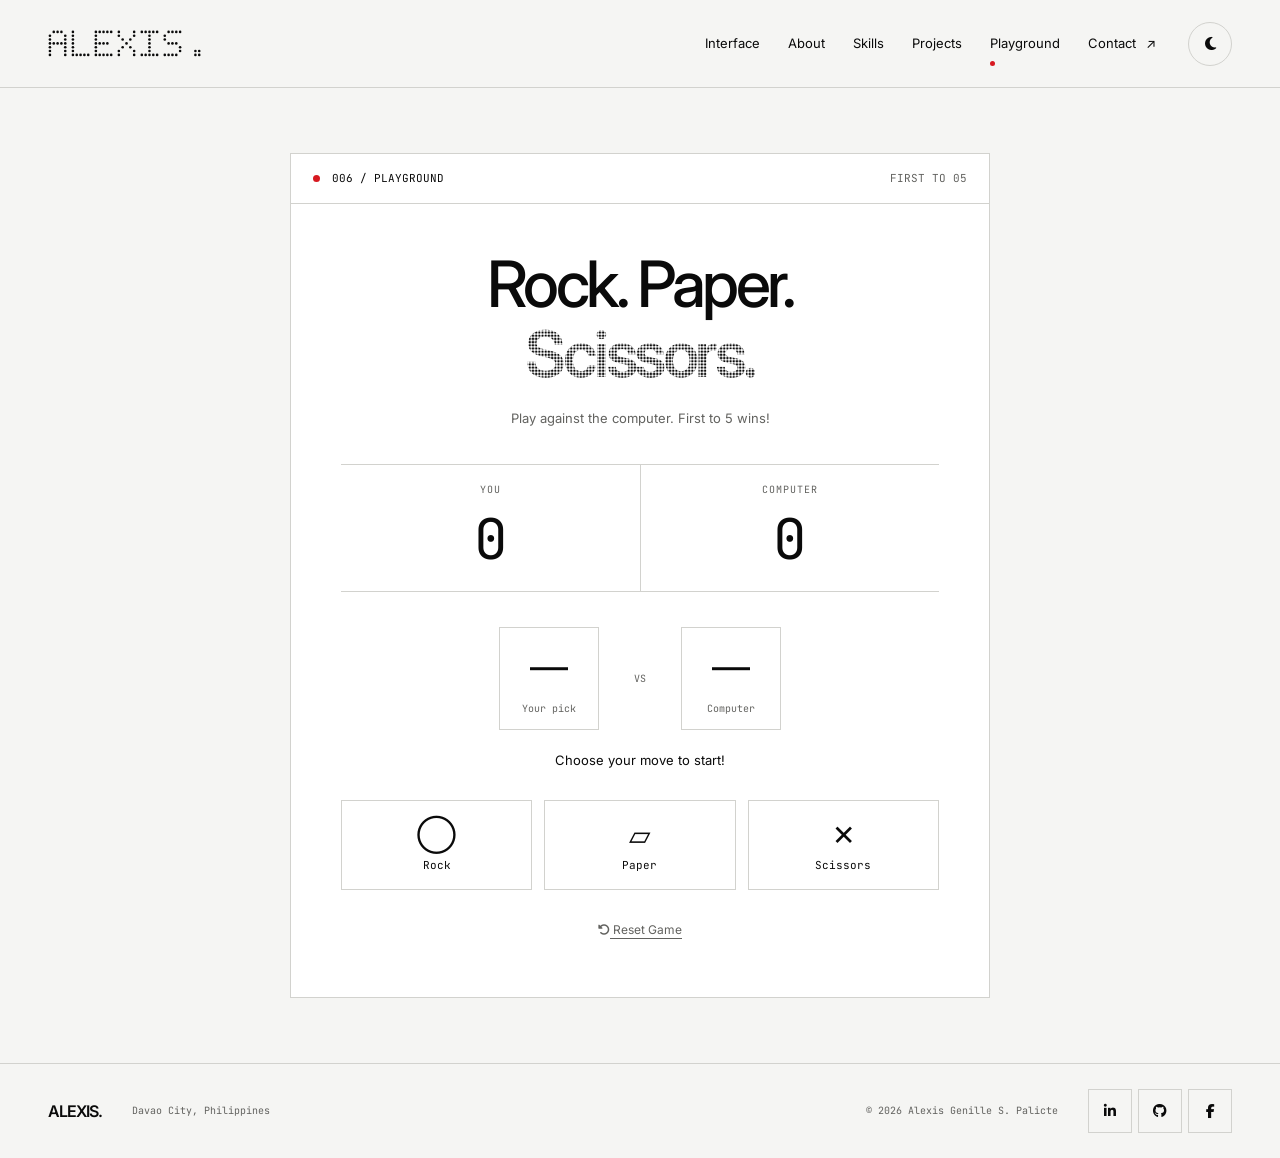
<file: game.html>
<!DOCTYPE html>
<html lang="en">
<head>
  <meta charset="UTF-8">
  <meta name="viewport" content="width=device-width, initial-scale=1.0">

  <!-- SEO Meta Tags -->
  <title>Rock Paper Scissors Game | Alexis Genille S. Palicte</title>
  <meta name="description" content="Play Rock Paper Scissors against the computer. First to 5 wins! A fun game by Alexis Genille S. Palicte.">
  <meta name="keywords" content="Rock Paper Scissors, Game, Alexis Palicte, Fun Game, First to 5">
  <meta name="author" content="Alexis Genille S. Palicte">

  <!-- Open Graph -->
  <meta property="og:title" content="Rock Paper Scissors Game | Alexis Genille S. Palicte">
  <meta property="og:description" content="Play against the computer. First to 5 wins!">
  <meta property="og:type" content="website">
  <meta property="og:image" content="2x2.jpg">
  <meta property="og:url" content="game.html">

  <!-- Twitter Card -->
  <meta name="twitter:card" content="summary">
  <meta name="twitter:title" content="Rock Paper Scissors Game | Alexis Genille S. Palicte">
  <meta name="twitter:description" content="Play against the computer. First to 5 wins!">
  <meta name="twitter:image" content="2x2.jpg">

  <!-- Google Fonts: JetBrains Mono / Inter -->
  <link rel="preconnect" href="https://fonts.googleapis.com">
  <link rel="preconnect" href="https://fonts.gstatic.com" crossorigin>
  <link href="https://fonts.googleapis.com/css2?family=JetBrains+Mono:wght@400;500;600;700;800&family=Inter:wght@400;500;600;700;800&display=swap" rel="stylesheet">

  <!-- Font Awesome 6 (Free) -->
  <link rel="stylesheet" href="https://cdnjs.cloudflare.com/ajax/libs/font-awesome/6.5.2/css/all.min.css">

  <!-- Personal wordmark favicon -->
  <link rel="icon" href="assets/favicon.svg" type="image/svg+xml">

  <!-- Theme-color meta (read by browsers for UI tinting) -->
  <meta name="theme-color" content="#f5f5f3" id="metaThemeColor">

  <!-- Anti-FOUC: apply saved theme before page renders -->
  <script>
    (function () {
      var theme = 'light';
      try { var saved = localStorage.getItem('theme'); if (saved === 'dark' || saved === 'light') theme = saved; } catch (e) {}
      document.documentElement.setAttribute('data-theme', theme);
      document.getElementById('metaThemeColor').setAttribute('content', theme === 'dark' ? '#0a0a0a' : '#f5f5f3');
    })();
  </script>

  <!-- Main Stylesheet -->
  <link rel="stylesheet" href="style.css?v=20261020">
</head>

<body class="game-page">
  <a href="#main" class="skip-link">Skip to main content</a>

  <!-- ==================== NAVIGATION BAR ==================== -->
  <header class="navbar">
    <div class="container navbar__inner">
      <a href="index.html" class="nav-logo" aria-label="Alexis — Home"><svg class="wordmark" viewBox="0 0 41 7" aria-hidden="true" focusable="false" fill="currentColor"><circle cx="1.5" cy="0.5" r=".34"/><circle cx="2.5" cy="0.5" r=".34"/><circle cx="3.5" cy="0.5" r=".34"/><circle cx="0.5" cy="1.5" r=".34"/><circle cx="4.5" cy="1.5" r=".34"/><circle cx="0.5" cy="2.5" r=".34"/><circle cx="4.5" cy="2.5" r=".34"/><circle cx="0.5" cy="3.5" r=".34"/><circle cx="1.5" cy="3.5" r=".34"/><circle cx="2.5" cy="3.5" r=".34"/><circle cx="3.5" cy="3.5" r=".34"/><circle cx="4.5" cy="3.5" r=".34"/><circle cx="0.5" cy="4.5" r=".34"/><circle cx="4.5" cy="4.5" r=".34"/><circle cx="0.5" cy="5.5" r=".34"/><circle cx="4.5" cy="5.5" r=".34"/><circle cx="0.5" cy="6.5" r=".34"/><circle cx="4.5" cy="6.5" r=".34"/><circle cx="6.5" cy="0.5" r=".34"/><circle cx="6.5" cy="1.5" r=".34"/><circle cx="6.5" cy="2.5" r=".34"/><circle cx="6.5" cy="3.5" r=".34"/><circle cx="6.5" cy="4.5" r=".34"/><circle cx="6.5" cy="5.5" r=".34"/><circle cx="6.5" cy="6.5" r=".34"/><circle cx="7.5" cy="6.5" r=".34"/><circle cx="8.5" cy="6.5" r=".34"/><circle cx="9.5" cy="6.5" r=".34"/><circle cx="10.5" cy="6.5" r=".34"/><circle cx="12.5" cy="0.5" r=".34"/><circle cx="13.5" cy="0.5" r=".34"/><circle cx="14.5" cy="0.5" r=".34"/><circle cx="15.5" cy="0.5" r=".34"/><circle cx="16.5" cy="0.5" r=".34"/><circle cx="12.5" cy="1.5" r=".34"/><circle cx="12.5" cy="2.5" r=".34"/><circle cx="12.5" cy="3.5" r=".34"/><circle cx="13.5" cy="3.5" r=".34"/><circle cx="14.5" cy="3.5" r=".34"/><circle cx="15.5" cy="3.5" r=".34"/><circle cx="12.5" cy="4.5" r=".34"/><circle cx="12.5" cy="5.5" r=".34"/><circle cx="12.5" cy="6.5" r=".34"/><circle cx="13.5" cy="6.5" r=".34"/><circle cx="14.5" cy="6.5" r=".34"/><circle cx="15.5" cy="6.5" r=".34"/><circle cx="16.5" cy="6.5" r=".34"/><circle cx="18.5" cy="0.5" r=".34"/><circle cx="22.5" cy="0.5" r=".34"/><circle cx="18.5" cy="1.5" r=".34"/><circle cx="22.5" cy="1.5" r=".34"/><circle cx="19.5" cy="2.5" r=".34"/><circle cx="21.5" cy="2.5" r=".34"/><circle cx="20.5" cy="3.5" r=".34"/><circle cx="19.5" cy="4.5" r=".34"/><circle cx="21.5" cy="4.5" r=".34"/><circle cx="18.5" cy="5.5" r=".34"/><circle cx="22.5" cy="5.5" r=".34"/><circle cx="18.5" cy="6.5" r=".34"/><circle cx="22.5" cy="6.5" r=".34"/><circle cx="24.5" cy="0.5" r=".34"/><circle cx="25.5" cy="0.5" r=".34"/><circle cx="26.5" cy="0.5" r=".34"/><circle cx="27.5" cy="0.5" r=".34"/><circle cx="28.5" cy="0.5" r=".34"/><circle cx="26.5" cy="1.5" r=".34"/><circle cx="26.5" cy="2.5" r=".34"/><circle cx="26.5" cy="3.5" r=".34"/><circle cx="26.5" cy="4.5" r=".34"/><circle cx="26.5" cy="5.5" r=".34"/><circle cx="24.5" cy="6.5" r=".34"/><circle cx="25.5" cy="6.5" r=".34"/><circle cx="26.5" cy="6.5" r=".34"/><circle cx="27.5" cy="6.5" r=".34"/><circle cx="28.5" cy="6.5" r=".34"/><circle cx="31.5" cy="0.5" r=".34"/><circle cx="32.5" cy="0.5" r=".34"/><circle cx="33.5" cy="0.5" r=".34"/><circle cx="34.5" cy="0.5" r=".34"/><circle cx="30.5" cy="1.5" r=".34"/><circle cx="30.5" cy="2.5" r=".34"/><circle cx="31.5" cy="3.5" r=".34"/><circle cx="32.5" cy="3.5" r=".34"/><circle cx="33.5" cy="3.5" r=".34"/><circle cx="34.5" cy="4.5" r=".34"/><circle cx="34.5" cy="5.5" r=".34"/><circle cx="30.5" cy="6.5" r=".34"/><circle cx="31.5" cy="6.5" r=".34"/><circle cx="32.5" cy="6.5" r=".34"/><circle cx="33.5" cy="6.5" r=".34"/><circle cx="38.5" cy="5.5" r=".34"/><circle cx="39.5" cy="5.5" r=".34"/><circle cx="38.5" cy="6.5" r=".34"/><circle cx="39.5" cy="6.5" r=".34"/></svg></a>

      <nav class="nav-links" id="navLinks" aria-label="Main navigation">
        <a href="index.html" class="nav-link">Interface</a>
        <a href="about.html#profile" class="nav-link">About</a>
        <a href="about.html#toolkit" class="nav-link">Skills</a>
        <a href="about.html#projects" class="nav-link">Projects</a>
        <a href="game.html" class="nav-link">Playground</a>
        <a href="about.html#contact" class="nav-link">Contact <span aria-hidden="true">↗</span></a>
      </nav>

      <div class="nav-actions">
        <button class="theme-toggle" id="themeToggle" aria-label="Toggle light/dark theme" title="Toggle theme">
          <i class="fa-solid fa-sun" aria-hidden="true"></i>
        </button>
        <button class="nav-toggle" id="navToggle" aria-label="Toggle navigation menu" aria-expanded="false" aria-controls="navLinks">
          <i class="fa-solid fa-bars" aria-hidden="true"></i>
        </button>
      </div>
    </div>
  </header>

  <!-- ==================== GAME SECTION ==================== -->
  <main id="main" class="game">
    <div class="game__card win fade-in">
      <div class="panel-heading"><span class="signal-dot" aria-hidden="true"></span><span>006 / Playground</span><span class="panel-heading__detail">First to 05</span></div>

      <div class="game__body">
      <h1 class="game__title">Rock. Paper.<br><span class="dot-text">Scissors.</span></h1>
      <p class="game__subtitle">Play against the computer. First to 5 wins!</p>

      <!-- Scoreboard -->
      <div class="game__scoreboard">
        <div class="game__score">
          <p class="game__score-label">You</p>
          <p class="game__score-number" id="playerScore">0</p>
        </div>
        <div class="game__score game__score--computer">
          <p class="game__score-label">Computer</p>
          <p class="game__score-number" id="computerScore">0</p>
        </div>
      </div>

      <!-- Choice display -->
      <div class="game__choices" aria-live="polite">
        <div class="game__choice-box" id="playerChoiceBox">
          <span class="game__emoji" id="playerEmoji">—</span>
          <span class="game__choice-name" id="playerChoiceName">Your pick</span>
        </div>

        <span class="game__vs" aria-hidden="true">VS</span>

        <div class="game__choice-box" id="computerChoiceBox">
          <span class="game__emoji" id="computerEmoji">—</span>
          <span class="game__choice-name" id="computerChoiceName">Computer</span>
        </div>
      </div>

      <!-- Round result -->
      <p class="game__result" id="roundResult" role="status" aria-live="polite" aria-atomic="true">Choose your move to start!</p>

      <!-- Action buttons -->
      <div class="game__actions" role="group" aria-label="Choose your move">
        <button class="game__btn" data-choice="rock" aria-label="Choose Rock">
          <span class="game__btn-emoji" aria-hidden="true">◯</span>
          <span class="game__btn-label">Rock</span>
        </button>
        <button class="game__btn" data-choice="paper" aria-label="Choose Paper">
          <span class="game__btn-emoji" aria-hidden="true">▱</span>
          <span class="game__btn-label">Paper</span>
        </button>
        <button class="game__btn" data-choice="scissors" aria-label="Choose Scissors">
          <span class="game__btn-emoji" aria-hidden="true">✕</span>
          <span class="game__btn-label">Scissors</span>
        </button>
      </div>

      <!-- Reset button -->
      <button class="game__reset" id="resetGame" aria-label="Reset game">
        <i class="fa-solid fa-rotate-left" aria-hidden="true"></i> Reset Game
      </button>
      </div>
    </div>

    <!-- Game over overlay -->
    <div class="game__over" id="gameOverOverlay" role="dialog" aria-modal="true" aria-labelledby="gameOverTitle">
      <div class="game__over-card">
        <h2 id="gameOverTitle">Game over</h2>
        <p id="gameOverMessage">Final score</p>
        <button class="btn btn--primary" id="playAgainBtn">
          <i class="fa-solid fa-play" aria-hidden="true"></i> Play Again
        </button>
      </div>
    </div>
  </main>

  <!-- ==================== FOOTER ==================== -->
  <footer class="footer">
    <div class="container footer__inner">
      <div class="footer__status">
        <a class="footer__brand" href="index.html">ALEXIS.</a>
        <span>Davao City, Philippines</span>
        <span class="footer__tagline">&copy; 2026 Alexis Genille S. Palicte</span>
      </div>
      <div class="footer__socials">
        <a href="https://www.linkedin.com/in/alexis-genille-palicte-8194b232a" target="_blank" rel="noopener noreferrer" aria-label="LinkedIn profile">
          <i class="fa-brands fa-linkedin-in" aria-hidden="true"></i>
        </a>
        <a href="https://github.com/Alexis20050" target="_blank" rel="noopener noreferrer" aria-label="GitHub profile">
          <i class="fa-brands fa-github" aria-hidden="true"></i>
        </a>
        <a href="https://www.facebook.com/kyrie.strong.3" target="_blank" rel="noopener noreferrer" aria-label="Facebook profile">
          <i class="fa-brands fa-facebook-f" aria-hidden="true"></i>
        </a>
      </div>
    </div>
  </footer>

  <!-- Shared JavaScript -->
  <script src="script.js?v=20261020"></script>
</body>
</html>
</file>
<file: style.css>
/* ALEXIS. — monochrome editorial system.
   Original SVG dot lettering; Inter for reading, JetBrains Mono for metadata. */
:root {
  --bg: #f5f5f3;
  --surface: #ffffff;
  --inset: #e8e8e6;
  --text: #0a0a0a;
  --muted: #62625f;
  --line: #d2d2ce;
  --accent: #d71920;
  --font-main: 'Inter', Arial, sans-serif;
  --font-mono: 'JetBrains Mono', ui-monospace, monospace;
  --font-dot: 'DotGothic16', 'JetBrains Mono', monospace;
  --nav-height: 88px;
  --ease: 180ms ease;
  color-scheme: light;
}
html[data-theme='dark'] {
  --bg: #0a0a0a;
  --surface: #171717;
  --inset: #242424;
  --text: #f5f5f3;
  --muted: #aaa;
  --line: #363636;
  color-scheme: dark;
}
* { box-sizing: border-box; }
body, h1, h2, h3, p, figure { margin: 0; }
html { scroll-behavior: smooth; scroll-padding-top: calc(var(--nav-height) + 24px); }
body { background: var(--bg); color: var(--text); font-family: var(--font-main); line-height: 1.65; min-height: 100vh; display: flex; flex-direction: column; }
main { flex: 1; min-width: 0; }
a { color: inherit; text-decoration: none; text-underline-offset: 5px; }
a, button { -webkit-tap-highlight-color: transparent; }
button { font: inherit; color: inherit; cursor: pointer; }
button, a { touch-action: manipulation; }
a:focus-visible, button:focus-visible { outline: 2px solid var(--accent); outline-offset: 5px; }
img { display: block; max-width: 100%; height: auto; }
svg { display: block; }
h1, h2, h3 { font-weight: 500; line-height: 1.08; letter-spacing: -.055em; text-wrap: balance; }
h2 { font-size: clamp(2.25rem, 4.8vw, 4.5rem); }
::selection { background: var(--accent); color: #fff; }
.container { width: min(1280px, calc(100% - 96px)); margin-inline: auto; }
.section { padding-block: 104px; }
.sr-only { position: absolute; width: 1px; height: 1px; padding: 0; margin: -1px; overflow: hidden; clip-path: inset(50%); white-space: nowrap; border: 0; }
.skip-link { position: fixed; top: -80px; left: 16px; padding: 12px 20px; background: var(--text); color: var(--bg); z-index: 200; }
.skip-link:focus { top: 12px; }
.section__eyebrow, .micro-label { font: 11px/1.6 var(--font-mono); letter-spacing: .08em; text-transform: uppercase; }
.section__eyebrow { margin-bottom: 24px; }
.signal-dot { display: inline-block; width: 7px; height: 7px; border-radius: 50%; background: var(--accent); flex-shrink: 0; }
.dot-text { font-weight: 600; }
@supports (background-clip: text) or (-webkit-background-clip: text) {
  .dot-text { background: radial-gradient(circle, currentColor 1.1px, transparent 1.35px) 0 0 / 3.2px 3.2px; -webkit-background-clip: text; background-clip: text; -webkit-text-fill-color: transparent; }
}
.font-dot { font-family: var(--font-dot); letter-spacing: .04em; }
/* Navigation */
.navbar { position: sticky; top: 0; z-index: 100; background: var(--bg); border-bottom: 1px solid var(--line); height: var(--nav-height); }
.navbar__inner { display: flex; height: 100%; align-items: center; gap: 32px; }
.nav-logo { display: flex; align-items: center; min-height: 44px; margin-right: auto; }
.wordmark { width: 157px; height: auto; }
.nav-links { display: flex; gap: 28px; height: 100%; align-items: center; }
.nav-link { position: relative; display: flex; align-items: center; gap: 10px; min-height: 44px; font-size: 13px; }
.nav-link::before { content: ''; position: absolute; bottom: 0; left: 0; height: 5px; width: 5px; border-radius: 50%; background: var(--accent); opacity: 0; transition: opacity var(--ease); }
.nav-link:hover::before, .nav-link.active::before { opacity: 1; }
.nav-actions { display: flex; gap: 10px; }
.theme-toggle, .nav-toggle { display: grid; place-items: center; width: 44px; height: 44px; border: 1px solid var(--line); background: transparent; border-radius: 50%; font-size: 15px; }
.theme-toggle:hover, .nav-toggle:hover { border-color: var(--text); }
.nav-toggle { display: none; }
/* Links and actions */
.cta-btns { display: flex; flex-wrap: wrap; gap: 12px; }
.btn { display: inline-flex; justify-content: space-between; align-items: center; gap: 40px; min-height: 52px; padding: 14px 23px; border: 1px solid var(--line); border-radius: 2px; font-size: 13px; font-weight: 500; transition: background var(--ease), color var(--ease), border-color var(--ease); }
.btn--primary { background: var(--text); color: var(--bg); border-color: var(--text); }
.btn--primary:hover { background: var(--accent); border-color: var(--accent); color: #fff; }
.btn--outline:hover { background: var(--inset); border-color: var(--text); }
.btn span[aria-hidden] { font-size: 21px; line-height: 1; }
.text-link { display: inline-flex; gap: 26px; align-items: center; min-height: 44px; font-size: 13px; border-bottom: 1px solid currentColor; }
.text-link:hover { color: var(--accent); }
/* Introduction */
.hero { position: relative; overflow: clip; padding-top: 36px; }
.hero-meta { display: flex; justify-content: space-between; align-items: center; gap: 20px; }
.hero-meta .section__eyebrow { margin: 0; }
.status-label { display: inline-flex; align-items: center; gap: 10px; font: 10px/1.5 var(--font-mono); }
.hero__inner { display: grid; grid-template-columns: 1.5fr 1fr; align-items: center; gap: 70px; padding: 54px 0 66px; }
.hero__intro { min-width: 0; }
.hero__name { font-size: 14px; margin-bottom: 22px; }
.hero__headline { font-size: clamp(3.5rem, 6.75vw, 6.25rem); line-height: 1.04; letter-spacing: -.065em; margin-bottom: 30px; }
.purpose { display: inline-block; width: 4.7em; max-width: 100%; vertical-align: -.015em; }
.purpose-dots { width: 100%; height: auto; }
.hero__description { max-width: 420px; color: var(--muted); font-size: 15px; line-height: 1.8; margin-bottom: 28px; }
.hero__socials { display: flex; gap: 25px; flex-wrap: wrap; margin-top: 25px; font-size: 11px; color: var(--muted); }
.hero__socials a { display: inline-flex; align-items: center; min-height: 44px; }
.hero__socials a:hover { color: var(--text); text-decoration: underline; }
.identity-stage { min-width: 0; padding: 0 22px; }
.identity-axis { display: flex; justify-content: space-between; margin: 0 0 13px; font: 10px/1.5 var(--font-mono); letter-spacing: .08em; color: var(--muted); }
.identity-panel { position: relative; z-index: 2; background: #151515; color: #f5f5f3; translate: var(--panel-x, 0px) var(--panel-y, 0px); }
.panel-heading { display: flex; align-items: center; gap: 12px; padding: 17px 22px; border-bottom: 1px solid var(--line); font: 11px/1.4 var(--font-mono); text-transform: uppercase; }
.panel-heading__detail { margin-left: auto; color: var(--muted); }
.panel-heading--movable { gap: 0; padding: 0; border-color: #3b3b3b; }
.panel-drag { display: flex; align-items: center; gap: 10px; min-width: 0; flex: 1; padding: 14px 18px; min-height: 49px; font: 10px/1.5 var(--font-mono); background: transparent; border: 0; text-align: left; cursor: grab; touch-action: none; user-select: none; }
.panel-drag__hint { margin-left: auto; color: #b9b9b9; font-size: 10px; }
.is-dragging .panel-drag { cursor: grabbing; }
.panel-reset { width: 44px; height: 44px; background: transparent; border: 0; font-size: 22px; }
.panel-reset:hover { color: #ff777b; }
.identity-photo { position: relative; padding: 23px 30px 0; }
.identity-photo img { width: 100%; aspect-ratio: 1; object-fit: cover; filter: grayscale(1); }
.identity-photo__index { position: absolute; bottom: 10px; right: 42px; color: #fff; font: 12px var(--font-mono); }
.identity-caption { padding: 20px 30px; display: flex; justify-content: space-between; align-items: center; }
.identity-caption strong { font-size: 18px; font-weight: 400; letter-spacing: -.03em; }
.identity-caption strong span { display: block; font: 10px/1.6 var(--font-mono); color: #b9b9b9; margin-top: 4px; }
.identity-plus { font: 32px/1 var(--font-mono); }
.identity-bottom { display: flex; justify-content: space-between; gap: 12px; padding: 14px 20px; border-top: 1px solid #3b3b3b; font: 10px var(--font-mono); color: #b9b9b9; text-transform: uppercase; }
.identity-footnote { display: flex; justify-content: space-between; font: 10px/1.5 var(--font-mono); color: var(--muted); padding-top: 14px; }
.hero-bottom { display: flex; justify-content: space-between; align-items: center; gap: 20px; border-top: 1px solid var(--line); min-height: 70px; padding-block: 16px; font: 10px/1.6 var(--font-mono); color: var(--muted); text-transform: uppercase; letter-spacing: .03em; }
.hero-bottom a { min-height: 44px; display: inline-flex; align-items: center; gap: 20px; color: var(--text); }
/* Dark project surfaces remain deliberate in both themes. */
.dark-surface { --bg: #111; --surface: #1b1b1b; --inset: #242424; --text: #f5f5f3; --muted: #aaa; --line: #383838; background: var(--bg); color: var(--text); color-scheme: dark; }
.section-heading-row { display: flex; justify-content: space-between; align-items: flex-end; gap: 30px; margin-bottom: 45px; }
.home-feature { display: block; }
.home-feature__image { padding: 35px; background: #222; border: 1px solid #353535; }
.home-feature__image img { width: 100%; transition: opacity var(--ease); }
.home-feature:hover .home-feature__image img { opacity: .88; }
.home-feature__caption { display: flex; align-items: center; gap: 40px; padding-top: 24px; }
.home-feature__caption h3 { font-size: 35px; margin-top: 10px; }
.home-feature__caption .micro-label { color: var(--muted); }
.home-feature__caption p { color: var(--muted); margin-left: auto; font-size: 14px; }
.feature-arrow { font-size: 38px; }
.latest-project { margin-top: 44px; border-block: 1px solid var(--line); padding-block: 25px; display: flex; align-items: center; gap: 40px; }
.latest-project .micro-label { display: flex; align-items: center; gap: 10px; }
.latest-project strong { font-weight: 400; font-size: 22px; letter-spacing: -.03em; }
.latest-project > span:last-child { margin-left: auto; color: var(--muted); font-size: 12px; }
.latest-project:hover > span:last-child { color: var(--text); }
.home-about__grid { display: grid; grid-template-columns: 1fr 2fr; gap: 60px; }
.home-about__grid p:not(.section__eyebrow) { max-width: 550px; color: var(--muted); margin-top: 30px; }
.home-about__grid .text-link { margin-top: 24px; }
/* About / profile */
.about-intro { padding-top: 70px; }
.section__header { margin-bottom: 50px; }
.section__header h1 { font-size: clamp(2.75rem, 5.5vw, 5.25rem); max-width: 1000px; }
.section__header > p:not(.section__eyebrow) { margin-top: 24px; max-width: 570px; color: var(--muted); font-size: 15px; }
.about-jump { display: flex; flex-wrap: wrap; gap: 32px; margin-top: 28px; }
.about-jump a { display: inline-flex; align-items: center; min-height: 44px; font: 11px var(--font-mono); border-bottom: 1px solid var(--line); }
.about-jump a:hover { border-color: var(--accent); }
.about-bio { display: grid; grid-template-columns: 1.7fr 1fr; gap: 100px; padding-top: 55px; border-top: 1px solid var(--line); }
.about-bio__text h2 { font-size: 28px; max-width: 500px; margin-bottom: 25px; letter-spacing: -.04em; }
.about-bio__text p { font-size: 14px; color: var(--muted); margin-bottom: 17px; line-height: 1.85; }
.about-bio__text .about-bio__lead { color: var(--text); font-size: 13px; }
.about-bio__lead strong { font-weight: 500; }
.about-bio__text .cta-btns { margin-top: 26px; }
.about-bio__img-wrap { align-self: start; }
.about-bio__img { width: 100%; aspect-ratio: 1; filter: grayscale(1); }
.about-photo-caption { display: flex; justify-content: space-between; flex-wrap: wrap; gap: 10px; font: 11px var(--font-mono); padding-top: 17px; }
.about-photo-caption span { color: var(--muted); }
.info-cards { display: grid; grid-template-columns: repeat(3, minmax(0, 1fr)); gap: 35px; margin-top: 55px; }
.info-card { border-top: 1px solid var(--line); padding-top: 20px; }
.info-card__icon { display: none; }
.info-card h3 { font: 10px var(--font-mono); text-transform: uppercase; letter-spacing: .08em; color: var(--muted); margin-bottom: 10px; }
.info-card p { font-size: 14px; }
/* Technical specification rows */
.about-toolkit { background: var(--inset); }
.about-toolkit > .container { display: grid; grid-template-columns: 1fr 1.5fr; gap: 65px; align-items: start; }
.about-toolkit h2 { font-size: clamp(2.2rem, 3.6vw, 3.6rem); }
.skills-grid { counter-reset: skill; }
.skill-card { position: relative; display: grid; grid-template-columns: 35px 1fr; column-gap: 15px; border-top: 1px solid var(--line); padding: 22px 0; counter-increment: skill; transition: border-color var(--ease); }
.skill-card:last-child { border-bottom: 1px solid var(--line); }
.skill-card::before { content: '0' counter(skill); grid-row: 1 / 4; font: 10px/1.8 var(--font-mono); color: var(--muted); }
.skill-card:hover { border-top-color: var(--accent); }
.skill-card__top { grid-column: 2; display: flex; justify-content: space-between; align-items: center; grid-row: 1; }
.skill-card__icon { display: none; }
.skill-card__version { font: 10px var(--font-mono); color: var(--muted); text-transform: uppercase; letter-spacing: .06em; }
.skill-card h3 { grid-column: 2; font-size: 23px; margin-top: 10px; letter-spacing: -.025em; }
.skill-card p { grid-column: 2; font-size: 12px; line-height: 1.8; color: var(--muted); margin-top: 12px; max-width: 440px; }
/* Project catalogue: type-led latest, full-width real screenshot, paired archive. */
.heading-count { font: 14px var(--font-mono); vertical-align: top; display: inline-block; margin: 10px 0 0 14px; letter-spacing: 0; }
.projects-grid { display: grid; grid-template-columns: repeat(2, minmax(0, 1fr)); gap: 50px 40px; }
.project-card { min-width: 0; }
.project-card__body { padding-top: 25px; }
.project-card__body h3 { font-size: clamp(1.5rem, 2.2vw, 2rem); letter-spacing: -.035em; line-height: 1.2; }
.project-card__body h3 a:hover { text-decoration: underline; }
.project-card__body p:not(.project-card__eyebrow) { margin-top: 20px; color: var(--muted); font-size: 14px; line-height: 1.85; max-width: 720px; }
.project-card__eyebrow { font: 10px var(--font-mono); text-transform: uppercase; letter-spacing: .06em; color: var(--muted); margin-bottom: 15px; }
.project-card--veritas { display: grid; grid-template-columns: 1.2fr 1fr; gap: 55px; grid-column: 1 / -1; border-block: 1px solid var(--line); padding: 40px 0; align-items: center; }
.project-card--veritas .project-card__body { padding: 0; }
.project-card__cover { min-height: 285px; display: flex; flex-direction: column; justify-content: space-between; align-items: flex-start; background: #e8e8e6; color: #111; padding: 32px; }
.project-card__cover > span:first-child { font: 42px/1 var(--font-mono); letter-spacing: -.07em; }
.project-card__cover strong { font-weight: 400; }
.project-card__cover-caption { font: 10px/1.7 var(--font-mono); text-transform: uppercase; }
.project-card--featured { grid-column: 1 / -1; padding-bottom: 45px; border-bottom: 1px solid var(--line); }
.project-preview { display: block; background: #222; padding: 35px; border: 1px solid var(--line); }
.project-preview:hover { border-color: #777; }
.project-card__img { width: 100%; height: auto; }
.project-card--featured .project-card__body { display: grid; grid-template-columns: 1fr 1fr; column-gap: 55px; align-items: start; }
.project-card--featured .project-card__eyebrow { grid-column: 1 / -1; }
.project-card--featured .project-card__body > p:not(.project-card__eyebrow) { grid-column: 2; grid-row: 2 / 4; margin: 0; }
.project-card--featured .project-tags { grid-column: 1; }
.project-card__icon { padding: 28px; height: 230px; display: flex; flex-direction: column; justify-content: space-between; background: #222; color: #f5f5f3; }
.project-card__icon span { font: 10px var(--font-mono); color: #aaa; text-transform: uppercase; }
.project-card__icon strong { font-size: clamp(40px, 5vw, 70px); letter-spacing: -.04em; line-height: 1; }
.project-tags { display: flex; flex-wrap: wrap; gap: 7px 15px; margin-top: 23px; }
.project-tag { font: 10px/1.5 var(--font-mono); color: var(--muted); border: 1px solid var(--line); padding: 5px 10px; }
.project-card__link { display: inline-flex; align-items: center; gap: 24px; min-height: 44px; border-bottom: 1px solid #777; margin-top: 21px; font-size: 12px; justify-self: start; }
.project-card__link:hover { border-color: var(--accent); }
/* Contact keeps a light resting point even when dark mode is selected. */
.contact-section { --bg: #e8e8e6; --text: #0a0a0a; --line: #c4c4c0; --muted: #565653; padding-block: 85px 35px; background: var(--bg); color: var(--text); color-scheme: light; }
.contact-grid { display: grid; grid-template-columns: 1.5fr 1fr; gap: 70px; align-items: end; }
.contact-grid h2 { font-size: clamp(2.4rem, 4.4vw, 4.1rem); }
.contact-grid p { max-width: 350px; color: var(--muted); font-size: 14px; margin-bottom: 25px; }
.contact-links { display: flex; align-items: center; gap: 30px; border-top: 1px solid var(--line); margin-top: 65px; padding-top: 22px; font-size: 12px; }
.contact-links > span { margin-right: auto; color: var(--muted); font: 10px var(--font-mono); text-transform: uppercase; }
.contact-links a { min-height: 44px; display: flex; align-items: center; }
.contact-links a:hover { text-decoration: underline; }
.footer { border-top: 1px solid var(--line); padding-block: 25px; }
.footer__inner, .footer__status { display: flex; justify-content: space-between; align-items: center; gap: 30px; }
.footer__status { flex: 1; justify-content: flex-start; flex-wrap: wrap; font: 10px/1.6 var(--font-mono); color: var(--muted); }
.footer__brand { font: 600 16px var(--font-main); letter-spacing: -.06em; color: var(--text); }
.footer__tagline { margin-left: auto; }
.footer__socials { display: flex; gap: 6px; }
.footer__socials a { display: grid; place-items: center; width: 44px; height: 44px; border: 1px solid var(--line); font-size: 14px; }
.footer__socials a:hover { border-color: var(--accent); }
/* Playground: same system, original first-to-five mechanics. */
.game { display: grid; place-items: center; padding: 65px 24px; }
.game__card { width: min(100%, 700px); border: 1px solid var(--line); background: var(--surface); }
.game__body { padding: 45px 50px; text-align: center; }
.game__title { font-size: clamp(2.7rem, 5vw, 4.2rem); }
.game__subtitle { font-size: 13px; color: var(--muted); margin-top: 20px; }
.game__scoreboard { display: grid; grid-template-columns: 1fr 1fr; margin-block: 35px; border-block: 1px solid var(--line); }
.game__score { padding: 18px; }
.game__score + .game__score { border-left: 1px solid var(--line); }
.game__score-label { font: 10px var(--font-mono); text-transform: uppercase; letter-spacing: .1em; color: var(--muted); }
.game__score-number { font: 56px/1.2 var(--font-mono); margin-top: 10px; }
.game__choices { display: flex; align-items: center; justify-content: center; gap: 35px; }
.game__choice-box { display: flex; flex-direction: column; align-items: center; width: 100px; padding: 14px 10px; border: 1px solid var(--line); }
.game__choice-box.has-choice { border-color: var(--text); }
.game__emoji { font: 38px/1.3 var(--font-main); }
.game__choice-name { font: 10px var(--font-mono); color: var(--muted); margin-top: 10px; }
.game__vs { font: 10px var(--font-mono); color: var(--muted); }
.game__result { min-height: 52px; padding-top: 20px; font-size: 13px; }
.game__actions { display: grid; grid-template-columns: repeat(3, 1fr); gap: 12px; margin-block: 18px; }
.game__btn { display: flex; flex-direction: column; align-items: center; gap: 6px; padding: 17px 10px; background: transparent; border: 1px solid var(--line); transition: background var(--ease), color var(--ease); }
.game__btn:hover { background: var(--text); color: var(--bg); }
.game__btn-emoji { font: 28px var(--font-main); }
.game__btn-label { font: 11px var(--font-mono); }
.game__reset { border: 0; background: transparent; min-height: 44px; font-size: 12px; color: var(--muted); text-decoration: underline; text-underline-offset: 4px; }
.game__over { display: none; position: fixed; inset: 0; z-index: 200; padding: 24px; background: #000b; align-items: center; justify-content: center; }
.game__over.show { display: flex; }
.game__over-card { width: min(100%, 440px); background: var(--bg); border-top: 3px solid var(--accent); padding: 40px; text-align: center; }
.game__over-card h2 { font-size: 34px; }
.game__over-card p { margin-block: 25px; color: var(--muted); font-size: 14px; }
/* Content is visible without JavaScript. Motion only accompanies a reveal. */
.fade-in.visible { animation: reveal 450ms ease both; }
@keyframes reveal { from { opacity: .5; transform: translateY(8px); } to { opacity: 1; transform: translateY(0); } }
@media (min-width: 1600px) { .hero__inner { padding-block: 80px; } }
@media (max-width: 1100px) {
  .container { width: calc(100% - 64px); }
  .nav-links { gap: 22px; }
  .hero__inner { gap: 35px; grid-template-columns: 1.3fr 1fr; }
  .hero__headline { font-size: 6.2vw; }
  .identity-stage { padding: 0; }
  .identity-photo { padding: 20px 24px 0; }
  .hero-bottom { font-size: 10px; }
  .about-bio { gap: 60px; }
  .about-toolkit > .container { gap: 40px; }
  .contact-grid { gap: 40px; }
  .footer__status { gap: 20px; }
}
@media (max-width: 800px) {
  :root { --nav-height: 74px; }
  .navbar__inner { gap: 16px; }
  .wordmark { width: 135px; }
  .nav-toggle { display: grid; }
  .nav-links { position: absolute; top: var(--nav-height); inset-inline: 0; display: none; height: auto; padding: 16px 32px 24px; background: var(--bg); border-bottom: 1px solid var(--line); }
  .nav-links.open { display: flex; flex-direction: column; align-items: stretch; gap: 0; }
  .nav-link { padding: 14px 0; font-size: 16px; border-bottom: 1px solid var(--line); }
  .nav-link::before { left: auto; right: 0; bottom: 22px; }
  .section { padding-block: 75px; }
  .hero__inner { gap: 30px; }
  .hero__headline { font-size: 6.4vw; }
  .hero__description { font-size: 13px; }
  .hero-meta .status-label { font-size: 10px; }
  .cta-btns .btn { gap: 20px; padding: 13px 17px; font-size: 12px; }
  .identity-photo { padding: 15px 15px 0; }
  .identity-caption { padding: 15px; }
  .identity-caption strong { font-size: 16px; }
  .identity-bottom { padding: 13px; font-size: 10px; }
  .panel-drag { padding-inline: 12px; }
  .panel-drag__hint { display: none; }
  .identity-axis { font-size: 10px; }
  .hero-bottom > span:nth-child(2) { display: none; }
  .home-about__grid { grid-template-columns: 1fr; gap: 10px; }
  .about-bio { grid-template-columns: 1.5fr 1fr; gap: 30px; }
  .about-toolkit > .container { grid-template-columns: 1fr; gap: 0; }
  .skills-grid { display: grid; grid-template-columns: 1fr 1fr; column-gap: 35px; }
  .skill-card:last-child { border-bottom: 0; }
  .project-card--veritas { gap: 30px; }
  .project-card--featured .project-card__body { column-gap: 30px; }
  .contact-grid { grid-template-columns: 1fr; gap: 30px; }
  .contact-grid p { max-width: 480px; }
  .footer__inner { flex-wrap: wrap; }
  .footer__tagline { flex-basis: 100%; margin-left: 0; }
}
@media (max-width: 600px) {
  .container { width: calc(100% - 40px); }
  .section { padding-block: 60px; }
  .hero { padding-top: 25px; }
  .hero-meta { align-items: flex-start; }
  .hero-meta .status-label { max-width: 125px; font-size: 10px; }
  .section__eyebrow { font-size: 10px; }
  .hero__inner { grid-template-columns: 1fr; padding: 40px 0; gap: 45px; }
  .hero__headline { font-size: clamp(2.65rem, 10.5vw, 4rem); margin-bottom: 25px; }
  .hero__name { font-size: 12px; margin-bottom: 18px; }
  .hero__description { max-width: 360px; font-size: 14px; }
  .hero__socials { margin-top: 18px; }
  .identity-stage { width: min(100% - 36px, 350px); margin-inline: auto; }
  .identity-photo { padding: 22px 25px 0; }
  .identity-caption { padding: 20px 25px; }
  .identity-caption strong { font-size: 18px; }
  .identity-bottom { padding: 16px; font-size: 10px; }
  .identity-axis, .identity-footnote { font-size: 10px; }
  .panel-drag__hint { display: inline; }
  .hero-bottom { font-size: 10px; gap: 14px; }
  .hero-bottom a { gap: 10px; }
  .section-heading-row { flex-direction: column; align-items: flex-start; gap: 16px; margin-bottom: 30px; }
  .section-heading-row .section__eyebrow { margin-bottom: 18px; }
  .home-feature__image, .project-preview { padding: 10px; }
  .home-feature__caption { flex-wrap: wrap; gap: 12px; position: relative; }
  .home-feature__caption h3 { font-size: 30px; }
  .home-feature__caption p { flex-basis: 100%; margin: 0; font-size: 12px; }
  .feature-arrow { position: absolute; right: 0; top: 25px; font-size: 30px; }
  .latest-project { flex-wrap: wrap; gap: 12px 20px; margin-top: 30px; }
  .latest-project .micro-label { flex-basis: 100%; font-size: 10px; }
  .latest-project strong { font-size: 20px; }
  .latest-project > span:last-child { font-size: 10px; }
  .home-about__grid p:not(.section__eyebrow) { font-size: 14px; }
  .about-intro { padding-top: 45px; }
  .section__header h1 { font-size: clamp(2.3rem, 9vw, 3.4rem); }
  .section__header > p:not(.section__eyebrow) { font-size: 14px; }
  .about-jump { gap: 20px; }
  .about-jump a { font-size: 10px; }
  .about-bio { grid-template-columns: 1fr; padding-top: 35px; gap: 40px; }
  .about-bio__img-wrap { width: min(100%, 350px); }
  .info-cards { grid-template-columns: 1fr; gap: 22px; margin-top: 40px; }
  .skills-grid { grid-template-columns: 1fr; }
  .projects-grid { grid-template-columns: 1fr; gap: 35px; }
  .project-card--veritas { grid-template-columns: 1fr; gap: 25px; padding-block: 30px; }
  .project-card__cover { min-height: 240px; padding: 25px; }
  .project-card--featured { padding-bottom: 30px; }
  .project-card--featured .project-card__body { display: block; }
  .project-card--featured .project-card__body > p:not(.project-card__eyebrow) { margin-top: 20px; }
  .project-card__body p:not(.project-card__eyebrow) { font-size: 13px; }
  .project-card__icon { height: 210px; }
  .contact-section { padding-block: 60px 25px; }
  .contact-grid h2 { font-size: clamp(2rem, 8vw, 3rem); }
  .contact-links { gap: 20px; flex-wrap: wrap; margin-top: 40px; }
  .contact-links > span { flex-basis: 100%; }
  .footer__inner { gap: 20px; }
  .footer__status { flex-basis: 100%; gap: 15px; }
  .game { padding: 35px 20px; }
  .game__body { padding: 30px 18px; }
  .game__title { font-size: 2.6rem; }
  .game__choices { gap: 18px; }
  .game__choice-box { width: 90px; }
  .game__actions { gap: 10px; }
  .game__over-card { padding: 30px 24px; }
}
@media (prefers-reduced-motion: reduce) {
  html { scroll-behavior: auto; }
  *, *::before, *::after { animation: none !important; transition: none !important; scroll-behavior: auto !important; }
}
@media (forced-colors: active) {
  .dot-text { background: none; -webkit-text-fill-color: currentColor; }
  .signal-dot { background: Highlight; }
  .nav-link.active { outline: 1px solid Highlight; }
}
</file>
<file: interface.css>
/* ALEXIS / INTERFACE. The application shell shares style.css design tokens. */
.interface-page { --shell-header: 76px; --shell-dock: 88px; height: 100vh; height: 100dvh; min-height: 0; display: grid; grid-template-rows: var(--shell-header) minmax(0, 1fr) var(--shell-dock); overflow: hidden; }
.interface-page [hidden] { display: none !important; }
.interface-header { display: flex; align-items: center; justify-content: space-between; gap: 24px; padding-inline: 36px; border-bottom: 1px solid var(--line); background: var(--bg); z-index: 3; }
.interface-brand { display: flex; align-items: center; gap: 16px; }
.interface-brand .nav-logo { margin: 0; }
.interface-brand button.nav-logo { border: 0; background: transparent; padding: 0; color: inherit; }
.interface-page .skip-link { border: 0; font: inherit; }
.interface-brand .wordmark { width: 119px; }
.interface-brand__divider { color: var(--muted); font-size: 18px; }
.interface-brand__name { font: 11px var(--font-mono); letter-spacing: .12em; }
.interface-location { display: flex; align-items: center; gap: 9px; font: 10px var(--font-mono); color: var(--muted); }
.interface-location__separator { margin-inline: 5px; color: var(--line); }
.interface-status { display: flex; align-items: center; gap: 12px; }
.interface-clock { display: flex; align-items: center; gap: 6px; font: 11px/1 var(--font-dot); color: var(--text); background: var(--surface); border: 1px solid var(--line); padding: 6px 10px; border-radius: 2px; letter-spacing: 0.08em; }
.interface-clock .clock-time { font-weight: 600; }
.interface-clock .clock-zone { color: var(--muted); font-size: 10px; }
.status-badge { display: flex; align-items: center; gap: 6px; font: 10px var(--font-dot); color: var(--muted); border: 1px solid var(--line); padding: 6px 9px; border-radius: 2px; }
.signal-dot--active { background: var(--accent); box-shadow: 0 0 6px rgba(215, 25, 32, 0.5); }
.interface-navigation { display: flex; gap: 16px; align-items: center; }
.interface-navigation .theme-toggle { width: 40px; height: 40px; }
.interface-workspace { position: relative; min-height: 0; }
.interface-home { height: 100%; overflow: auto; padding: 28px clamp(28px, 5vw, 80px) 30px; scrollbar-width: thin; }
.workspace-meta { display: flex; justify-content: space-between; gap: 20px; color: var(--muted); font: 10px/1.7 var(--font-mono); letter-spacing: .06em; }
.workspace-hint { letter-spacing: 0; }
.workspace-hint > span { display: inline-block; margin-left: 12px; }
.workspace-grid { display: grid; grid-template-columns: 1.1fr 1fr; gap: clamp(40px, 7vw, 115px); align-items: center; max-width: 1350px; margin: 36px auto; }
.workspace-intro { min-width: 0; }
.profile-chip { display: flex; align-items: center; gap: 13px; margin-bottom: 28px; }
.profile-chip img { height: 43px; width: 43px; filter: grayscale(1); border: 1px solid var(--line); }
.profile-chip p { font-size: 12px; }
.profile-chip span { display: block; color: var(--muted); font: 10px/1.8 var(--font-mono); margin-top: 3px; }
.workspace-intro h1 { font-size: clamp(43px, 4.8vw, 76px); line-height: 1.03; letter-spacing: -.055em; }
.workspace-intro h1 .dot-text { font-size: 1.08em; }
.workspace-description { color: var(--muted); max-width: 355px; margin: 24px 0; font-size: 13px; line-height: 1.8; }
.workspace-intro .btn { min-height: 48px; font-size: 12px; }
.workspace-education { color: var(--muted); font: 10px/1.6 var(--font-mono); margin-top: 22px; }
.launcher-heading { display: flex; align-items: center; justify-content: space-between; gap: 16px; margin-bottom: 20px; }
.launcher-heading h2 { font-size: 17px; letter-spacing: -.03em; }
.launcher-heading > span { font: 11px var(--font-mono); color: var(--muted); }
.app-grid { display: grid; grid-template-columns: 1fr 1fr; gap: 12px; }
.app-tile { position: relative; display: flex; flex-direction: column; align-items: flex-start; min-width: 0; border: 1px solid var(--line); padding: 18px 22px 0; background: var(--surface); text-align: left; transition: border-color var(--ease), background var(--ease); }
.app-tile__top { display: flex; align-items: center; justify-content: space-between; gap: 8px; width: 100%; color: var(--muted); font: 9px/1.6 var(--font-mono); }
.app-tile__arrow { font: 17px var(--font-main); }
.app-icon { width: 42px; height: 42px; flex-shrink: 0; }
.app-tile > .app-icon { margin-block: 23px 19px; }
.app-tile__name { font-size: 23px; line-height: 1.2; letter-spacing: -.045em; }
.app-tile__description { font-size: 11px; color: var(--muted); margin-top: 6px; }
.app-tile__state { display: flex; justify-content: space-between; align-items: center; width: 100%; border-top: 1px solid var(--line); margin-top: 18px; padding-block: 12px; font: 10px var(--font-mono); color: var(--muted); }
.app-tile__state > span { font-size: 18px; line-height: 1; }
.app-tile:hover, .app-tile:focus-visible { border-color: var(--text); background: var(--bg); }
.app-tile:hover .app-tile__arrow, .app-tile:focus-visible .app-tile__arrow { color: var(--accent); }
.app-tile.is-open::after { content: ''; position: absolute; width: 6px; height: 6px; background: var(--accent); border-radius: 50%; right: 20px; top: 53px; }
.launcher-help { display: flex; gap: 9px; align-items: center; color: var(--muted); font: 10px/1.7 var(--font-mono); margin-top: 18px; }
.launcher-help .signal-dot { background: var(--muted); width: 4px; height: 4px; }
.mobile-help { display: none; }
.workspace-notes { display: grid; grid-template-columns: 1.1fr 1fr; max-width: 1350px; margin: 0 auto; border-block: 1px solid var(--line); }
.workspace-latest { display: grid; grid-template-columns: 1fr auto; align-items: center; gap: 10px 25px; padding: 23px 30px 23px 0; border: 0; background: transparent; text-align: left; }
.workspace-latest .micro-label { grid-column: 1 / -1; color: var(--muted); font-size: 10px; }
.workspace-latest strong { font-size: 22px; font-weight: 500; line-height: 1.2; letter-spacing: -.03em; }
.workspace-latest > span:last-child { font: 11px var(--font-mono); color: var(--muted); }
.workspace-latest:hover strong { text-decoration: underline; text-decoration-thickness: 1px; text-underline-offset: 5px; }
.workspace-principle { position: relative; border-left: 1px solid var(--line); padding: 23px 0 23px 30px; }
.workspace-principle .micro-label { color: var(--muted); font-size: 10px; }
.workspace-principle p { font-size: 13px; line-height: 1.5; margin-top: 10px; }
.workspace-principle > svg { width: 64px; height: 32px; position: absolute; right: 0; bottom: 27px; color: var(--muted); }
.no-script-note { margin-top: 25px; font-size: 14px; }
.workspace-telemetry { display: flex; justify-content: space-between; align-items: center; gap: 15px; flex-wrap: wrap; max-width: 1350px; margin: 16px auto 0; font: 10px/1.6 var(--font-mono); color: var(--muted); border-top: 1px solid var(--line); padding-top: 14px; }
.workspace-telemetry span { display: inline-flex; align-items: center; gap: 8px; }
/* A flat application rail, always outside the windows' available area. */
.interface-dock { display: grid; grid-template-columns: 1fr auto 1fr; gap: 20px; align-items: center; border-top: 1px solid var(--line); background: var(--bg); padding: 10px 36px; z-index: 3; }
.dock-status { display: flex; align-items: center; gap: 10px; font: 10px/1.5 var(--font-mono); color: var(--muted); }
.dock-status .signal-dot { width: 5px; height: 5px; }
.dock-apps { display: flex; gap: 6px; }
.dock-app { position: relative; display: flex; flex-direction: column; align-items: center; justify-content: center; gap: 6px; width: 80px; height: 64px; padding: 0; border: 1px solid transparent; background: transparent; font: 10px var(--font-mono); transition: background var(--ease); }
.dock-app .app-icon { width: 25px; height: 25px; }
.dock-app:hover, .dock-app.is-current { background: var(--inset); }
.dock-app.is-open { border-color: var(--line); }
.dock-indicator { position: absolute; top: 7px; right: 8px; width: 4px; height: 4px; border-radius: 50%; background: var(--muted); opacity: 0; }
.dock-app.is-open .dock-indicator { opacity: 1; }
.dock-app.is-current .dock-indicator { background: var(--accent); }
.dock-tools { display: flex; justify-content: flex-end; align-items: center; gap: 23px; }
.home-control { display: flex; align-items: center; gap: 9px; min-height: 44px; background: transparent; border: 0; padding: 8px; font-size: 11px; }
.home-control svg { width: 20px; height: 20px; }
.home-control:hover { background: var(--inset); }
.dock-copyright { font: 10px var(--font-mono); color: var(--muted); }
/* Window geometry is measured relative to this layer, never the whole document. */
.window-layer { position: absolute; inset: 12px 24px; pointer-events: none; isolation: isolate; z-index: 2; }
.app-window { position: absolute; display: flex; flex-direction: column; min-width: 0; background: var(--bg); color: var(--text); border: 1px solid var(--line); border-radius: 3px; box-shadow: 0 12px 35px #00000012; pointer-events: auto; overflow: hidden; animation: window-enter 180ms ease both; }
.app-window.is-active { border-color: var(--muted); box-shadow: 0 16px 45px #00000020; }
.app-window.is-closing { animation: window-exit 120ms ease both; pointer-events: none; }
.window-header { flex-shrink: 0; display: flex; align-items: center; min-height: 54px; gap: 10px; padding-left: 18px; border-bottom: 1px solid var(--line); background: var(--inset); user-select: none; touch-action: none; cursor: grab; }
.is-dragging .window-header { cursor: grabbing; }
.is-maximized .window-header { cursor: default; }
.window-signal { width: 6px; height: 6px; flex-shrink: 0; background: var(--muted); }
.is-active .window-signal { background: var(--accent); }
.window-title { font: 12px/1.5 var(--font-dot); text-transform: uppercase; letter-spacing: .06em; text-wrap: nowrap; }
.window-title > span { color: var(--muted); }
.window-title:focus-visible { outline: 2px solid var(--accent); outline-offset: 5px; }
.window-move { margin-left: auto; background: transparent; border: 0; width: 44px; height: 44px; font-size: 24px; color: var(--muted); cursor: grab; }
.window-controls { display: flex; align-self: stretch; margin-left: auto; }
.window-controls button { display: grid; place-items: center; width: 44px; min-height: 44px; border: 0; border-left: 1px solid var(--line); background: transparent; font: 20px/1 var(--font-mono); cursor: pointer; }
.window-controls button:hover, .window-move:hover { background: var(--bg); }
.window-controls [data-window-action='close']:hover { color: #fff; background: var(--accent); }
.window-controls button:focus-visible { outline-offset: -5px; }
.window-content { flex: 1; min-height: 0; overflow: auto; overscroll-behavior: contain; scrollbar-width: thin; padding: 28px; }
.window-content:focus-visible, .project-detail:focus-visible { outline: 2px solid var(--accent); outline-offset: -4px; }
.window-footer { display: flex; align-items: center; justify-content: space-between; gap: 15px; padding: 8px 18px; min-height: 40px; flex-shrink: 0; border-top: 1px solid var(--line); font: 10px/1.5 var(--font-dot); color: var(--muted); }
.window-footer__status { display: inline-flex; align-items: center; gap: 6px; font: 10px var(--font-dot); }
.window-footer > a { display: inline-flex; align-items: center; min-height: 28px; }
.window-footer > a:hover { color: var(--text); text-decoration: underline; }
.window-loading { color: var(--muted); font: 12px var(--font-mono); padding-block: 15px; }
.window-error h3 { font-size: 26px; }
.window-error p { font-size: 14px; color: var(--muted); margin-block: 24px; }
.retry-button { display: block; margin-top: 16px; min-height: 44px; border: 1px solid var(--line); background: transparent; padding: 10px 15px; }
.app-content-title { font-size: 35px; letter-spacing: -.04em; margin-block: 15px 28px; }
/* Existing editorial content, adapted to independent scrollable views. */
.app-window--about .about-bio { grid-template-columns: minmax(0, 1fr) 155px; gap: 26px; padding: 0; border: 0; }
.app-window--about .about-bio__text h2 { font-size: 28px; margin-bottom: 18px; }
.app-window--about .about-bio__text p { font-size: 13px; line-height: 1.85; }
.app-window--about .about-photo-caption { font-size: 10px; line-height: 1.7; padding-top: 10px; }
.app-window--about .cta-btns { gap: 8px; }
.app-window--about .btn { gap: 16px; padding: 12px 14px; min-height: 44px; font-size: 11px; }
.app-window--about .info-cards { gap: 20px; margin-top: 30px; }
.app-window--about .info-card p { font-size: 12px; }
.app-window--skills .skills-grid { display: block; }
.app-window--skills .skill-card { padding-block: 19px; }
.app-window--skills .skill-card h3 { font-size: 22px; }
.app-window--skills .skill-card p { font-size: 13px; max-width: none; }
.app-window--skills .skill-card__version { font-size: 10px; }
.app-window--contact .contact-grid { display: block; }
.app-window--contact .contact-grid h2 { font-size: 36px; margin-bottom: 23px; }
.app-window--contact .contact-grid p { font-size: 13px; max-width: none; margin-bottom: 20px; }
.app-window--contact .contact-grid .btn { min-height: 48px; font-size: 12px; }
.app-window--contact .contact-links { margin-top: 28px; padding-top: 15px; gap: 20px; }
.app-window--contact .contact-links > span { font-size: 10px; }
.copy-profile { display: flex; flex-wrap: wrap; gap: 10px; border-top: 1px solid var(--line); margin-top: 15px; padding-top: 14px; }
.copy-button { background: var(--surface); border: 1px solid var(--line); padding: 8px 14px; min-height: 44px; font: 11px var(--font-mono); color: var(--text); border-radius: 2px; text-decoration: none; cursor: pointer; transition: background var(--ease), border-color var(--ease); }
.copy-button:hover { background: var(--inset); border-color: var(--text); }
.copy-feedback { flex-basis: 100%; min-height: 20px; font: 11px/1.6 var(--font-mono); color: var(--accent); }
.copy-feedback input { width: 100%; min-height: 44px; background: var(--surface); color: var(--text); border: 1px solid var(--line); font: 12px var(--font-mono); padding: 8px; margin-top: 8px; }
/* Project explorer: actual project assets and metadata, no generated screenshots. */
.app-window--projects .window-content { padding: 0; overflow: hidden; }
.project-explorer { display: grid; grid-template-columns: 205px minmax(0, 1fr); height: 100%; }
.project-index { padding: 25px 0; border-right: 1px solid var(--line); overflow: auto; background: var(--surface); }
.project-index > .micro-label { margin: 0 18px 20px; color: var(--muted); font-size: 10px; }
.project-tabs { display: flex; flex-direction: column; }
.project-tab { display: flex; align-items: center; gap: 10px; padding: 18px; min-height: 58px; text-align: left; border: 0; border-block: 1px solid transparent; background: transparent; font-size: 12px; }
.project-tab__number { font: 10px var(--font-mono); color: var(--muted); }
.project-tab__arrow { margin-left: auto; opacity: 0; color: var(--accent); }
.project-tab:hover { background: var(--bg); }
.project-tab[aria-selected='true'] { border-block-color: var(--line); background: var(--bg); }
.project-tab[aria-selected='true'] .project-tab__arrow { opacity: 1; }
.project-tab:focus-visible { outline-offset: -4px; }
.project-index-note { color: var(--muted); font: 10px/1.8 var(--font-mono); padding: 30px 18px; }
.project-detail { overflow: auto; overscroll-behavior: contain; min-height: 0; padding: 28px; scrollbar-width: thin; }
.explorer-project { min-width: 0; }
.explorer-project .project-card__cover { min-height: 205px; padding: 26px; }
.explorer-project .project-card__cover > span:first-child { font-size: 42px; }
.explorer-project .project-card__cover-caption { font-size: 10px; }
.explorer-project .project-preview { padding: 8px; }
.explorer-project .project-card__icon { height: 205px; padding: 25px; }
.explorer-project .project-card__icon strong { font-size: 60px; }
.explorer-project .project-card__body { padding-top: 24px; }
.explorer-project .project-card__body h3 { font-size: 26px; }
.explorer-project .project-card__body p:not(.project-card__eyebrow) { font-size: 13px; line-height: 1.8; margin-top: 15px; }
.explorer-project .project-tags { gap: 8px; margin-top: 20px; }
.explorer-project .project-card__eyebrow { font-size: 10px; }
@keyframes window-enter { from { opacity: 0; transform: translateY(7px) scale(.99); } to { opacity: 1; transform: translateY(0) scale(1); } }
@keyframes window-exit { to { opacity: 0; transform: translateY(5px) scale(.99); } }
@media (min-width: 1500px) and (min-height: 950px) {
  .workspace-grid { margin-block: 60px; }
  .app-tile { padding-top: 24px; }
  .app-tile > .app-icon { margin-block: 30px; }
}
@media (min-width: 701px) and (max-height: 850px) {
  .interface-home { padding-top: 20px; }
  .workspace-grid { margin-block: 24px; }
  .profile-chip { margin-bottom: 20px; }
  .workspace-intro h1 { font-size: clamp(42px, 4.5vw, 62px); }
  .workspace-description { margin-block: 18px; }
  .app-tile { padding-top: 14px; }
  .app-tile > .app-icon { margin-block: 14px; width: 36px; height: 36px; }
  .app-tile__state { margin-top: 13px; padding-block: 9px; }
  .workspace-notes > * { padding-block: 17px; }
}
@media (max-width: 1100px) {
  .interface-header { padding-inline: 24px; }
  .interface-location { display: none; }
  .status-badge { display: none; }
  .interface-home { padding-inline: 32px; }
  .workspace-grid { gap: 35px; grid-template-columns: 1fr 1fr; }
  .app-tile { padding-inline: 16px; }
  .app-tile__top { font-size: 8px; }
  .app-tile__description { font-size: 10px; }
  .dock-status { font-size: 9px; }
  .interface-dock { padding-inline: 24px; }
  .dock-copyright { display: none; }
  .dock-app { width: 72px; }
}
@media (max-width: 850px) {
  .workspace-grid { gap: 24px; }
  .workspace-intro h1 { font-size: 43px; }
  .app-tile__top > span:first-child { font-size: 8px; letter-spacing: -.04em; }
  .app-tile__description { display: none; }
  .profile-chip span { font-size: 9px; }
  .workspace-hint { font-size: 9px; }
  .dock-status { max-width: 130px; }
  .app-window--about .about-bio { gap: 22px; }
}
/* Phone experience: one visible app; the launcher stays outside its scroll area. */
@media (max-width: 700px) {
  .interface-page { --shell-header: 66px; --shell-dock: calc(76px + env(safe-area-inset-bottom, 0px)); }
  .interface-header { padding-inline: 18px; gap: 10px; }
  .interface-brand { gap: 9px; }
  .interface-brand .wordmark { width: 92px; }
  .interface-brand__name { font-size: 9px; letter-spacing: .06em; }
  .interface-brand__divider { font-size: 14px; }
  .interface-status { display: none; }
  .workspace-telemetry { display: none; }
  .interface-navigation { gap: 12px; }
  .interface-navigation > a { font-size: 10px; gap: 5px; }
  .interface-navigation > a[href='game.html'] { display: none; }
  .interface-navigation .theme-toggle { width: 36px; height: 44px; border: 0; }
  .interface-home { padding: 22px 22px 30px; }
  .workspace-meta { font-size: 9px; }
  .workspace-hint { display: none; }
  .workspace-grid { grid-template-columns: 1fr; margin-block: 25px; gap: 30px; }
  .profile-chip { margin-bottom: 23px; }
  .profile-chip p { font-size: 12px; }
  .profile-chip span { font-size: 9px; }
  .workspace-intro h1 { font-size: clamp(42px, 10vw, 62px); }
  .workspace-description { font-size: 12px; margin-block: 20px; max-width: 370px; }
  .workspace-intro > .btn { display: none; }
  .workspace-education { font-size: 9px; margin-top: 0; }
  .launcher-heading { margin-bottom: 15px; }
  .launcher-heading h2 { font-size: 16px; }
  .app-grid { gap: 10px; }
  .app-tile { padding: 14px 17px 0; }
  .app-tile__top > span:first-child { font-size: 9px; }
  .app-tile__top { font-size: 9px; }
  .app-tile > .app-icon { width: 35px; height: 35px; margin-block: 18px; }
  .app-tile__name { font-size: 22px; }
  .app-tile__state { margin-top: 13px; font-size: 9px; padding-block: 9px; }
  .app-tile__description { display: none; }
  .launcher-help { font-size: 9px; margin-top: 15px; }
  .desktop-help { display: none; }
  .mobile-help { display: inline; }
  .workspace-notes { grid-template-columns: 1fr; }
  .workspace-latest { padding: 20px 0; }
  .workspace-latest strong { font-size: 20px; }
  .workspace-principle { display: none; }
  .interface-dock { display: flex; padding: 5px 10px calc(5px + env(safe-area-inset-bottom, 0px)); gap: 5px; justify-content: space-between; }
  .dock-status { display: none; }
  .dock-apps { flex: 1; gap: 3px; justify-content: space-evenly; }
  .dock-app { width: 58px; height: 60px; font-size: 9px; }
  .dock-app .app-icon { width: 23px; height: 23px; }
  .dock-tools { flex-shrink: 0; }
  .home-control { flex-direction: column; justify-content: center; gap: 6px; font: 9px var(--font-mono); width: 47px; min-height: 60px; padding: 4px; }
  .home-control svg { width: 22px; height: 22px; }
  .window-layer { inset: 0; }
  .app-window { border: 0; border-radius: 0; box-shadow: none; }
  .app-window.is-active { box-shadow: none; }
  .window-header { min-height: 56px; padding-left: 18px; touch-action: auto; cursor: default; }
  .window-title { font-size: 11px; }
  .window-move, .window-controls [data-window-action='maximize'] { display: none; }
  .window-controls button { width: 48px; }
  .window-footer { font-size: 9px; padding: 4px 17px; min-height: 40px; }
  .window-footer > a { min-height: 32px; }
  .window-content { padding: 24px 22px; }
  .app-window--about .about-bio { display: flex; flex-direction: column-reverse; gap: 24px; }
  .app-window--about .about-bio__img-wrap { width: 155px; }
  .app-window--about .about-bio__text h2 { font-size: 27px; }
  .app-window--about .info-cards { grid-template-columns: 1fr; gap: 20px; }
  .app-window--about .cta-btns { margin-top: 20px; }
  .app-content-title { font-size: 32px; }
  .app-window--contact .contact-grid h2 { font-size: 31px; }
  .app-window--contact .contact-links { flex-wrap: wrap; margin-top: 25px; gap: 10px 25px; }
  .app-window--contact .contact-links > span { flex-basis: 100%; }
  .app-window--projects .window-content { overflow: auto; }
  .project-explorer { display: block; height: auto; }
  .project-index { border-right: 0; border-bottom: 1px solid var(--line); padding: 20px 14px 14px; overflow: visible; }
  .project-index > .micro-label { margin: 0 8px 12px; }
  .project-tabs { display: grid; grid-template-columns: 1fr 1fr; gap: 4px; }
  .project-tab { padding: 11px 9px; min-height: 44px; gap: 8px; font-size: 11px; }
  .project-tab[aria-selected='true'] { border-color: var(--line); }
  .project-index-note { display: none; }
  .project-detail { overflow: visible; padding: 22px; }
  .explorer-project .project-card__body h3 { font-size: 25px; }
  .explorer-project .project-card__cover { min-height: 185px; }
  .explorer-project .project-card__icon { height: 185px; }
  .explorer-project .project-card__icon strong { font-size: 48px; }
}
@media (max-width: 360px) {
  .interface-header { padding-inline: 12px; }
  .interface-brand__divider, .interface-brand__name { display: none; }
  .interface-navigation { gap: 8px; }
  .interface-home { padding-inline: 18px; }
  .workspace-intro h1 { font-size: 39px; }
  .app-tile { padding-inline: 13px; }
  .app-tile__top > span:first-child { font-size: 8px; }
  .dock-app { width: 51px; }
  .interface-dock { padding-inline: 5px; }
  .window-content, .project-detail { padding-inline: 18px; }
}
@media (prefers-reduced-motion: reduce) {
  .app-window, .app-window.is-closing { animation: none; }
}
@media (forced-colors: active) {
  .window-signal, .dock-indicator { background: Highlight; }
  .app-window.is-active, .dock-app.is-current { outline: 2px solid Highlight; }
}
</file>
